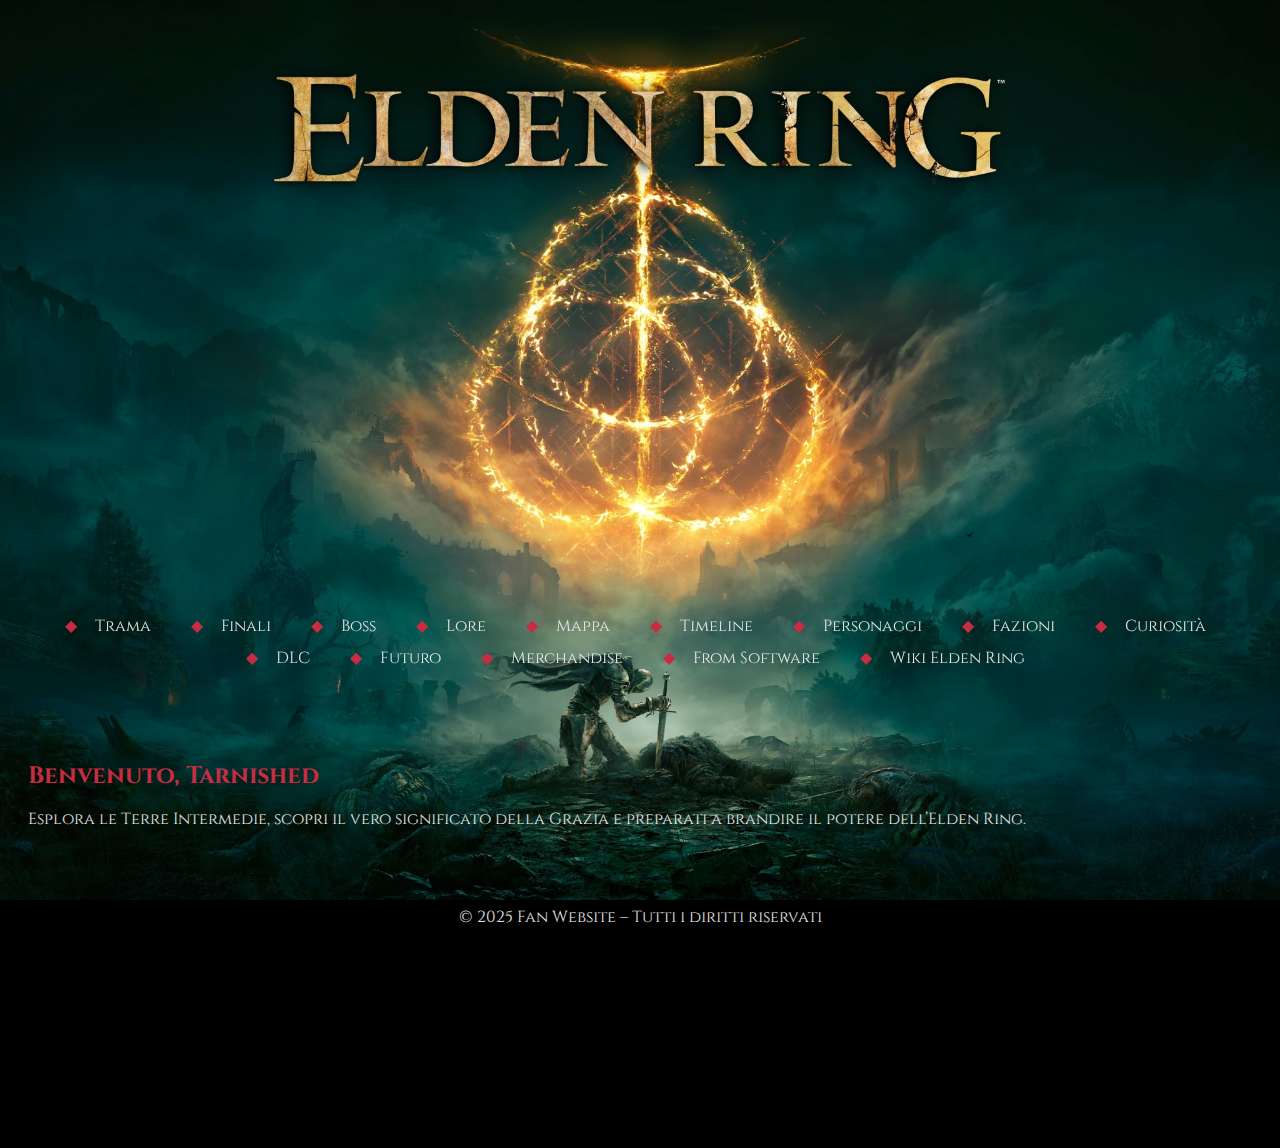
<file: index.html>
<!DOCTYPE html>
<html lang="it">
<head>
  <meta charset="UTF-8">
  <link rel="stylesheet" href="sito web/css/style.css">
  <link href="https://fonts.googleapis.com/css2?family=Cinzel:wght@400;700&display=swap" rel="stylesheet">

</head>



<body class="banner" style="background-image:url('sito web/img/banner.jpg');">
  <header>
    <!-- Nav -->
    <nav>
      <ul>
        <li><a href="sito web/trama.html">Trama</a></li>
        <li><a href="sito web/finali.html">Finali</a></li>
        <li><a href="sito web/boss.html">Boss</a></li>
        <li><a href="sito web/lore.html">Lore</a></li>
        <li><a href="sito web/mappa.html">Mappa</a></li>
        <li><a href="sito web/timeline.html">Timeline</a></li>
        <li><a href="sito web/personaggi.html">Personaggi</a></li>
        <li><a href="sito web/fazioni.html">Fazioni</a></li>
        <li><a href="sito web/curiosita.html">Curiosità</a></li>
      <li><a href="https://eldenring.wiki.fextralife.com/DLC"target="_blank">DLC</a></li>
        <li><a href="sito web/futuro.html">Futuro</a></li>
        <li><a href="https://www.bandainamcoent.eu/elden-ring" target="_blank">Merchandise</a></li>
        <li><a href="https://www.fromsoftware.jp/ww/" target="_blank">From Software</a></li>
        <li><a href="https://eldenring.fandom.com/wiki/Elden_Ring_Wiki" target="_blank">Wiki Elden Ring</a></li>
      </ul>
    </nav>

    <section>
      <h2>Benvenuto, Tarnished</h2>
      <p>Esplora le Terre Intermedie, scopri il vero significato della Grazia e preparati a brandire il potere dell’Elden Ring.</p>
    </section>

    <footer>
      © 2025 Fan Website – Tutti i diritti riservati
    </footer>
  </header>
</body>
</html>
</file>
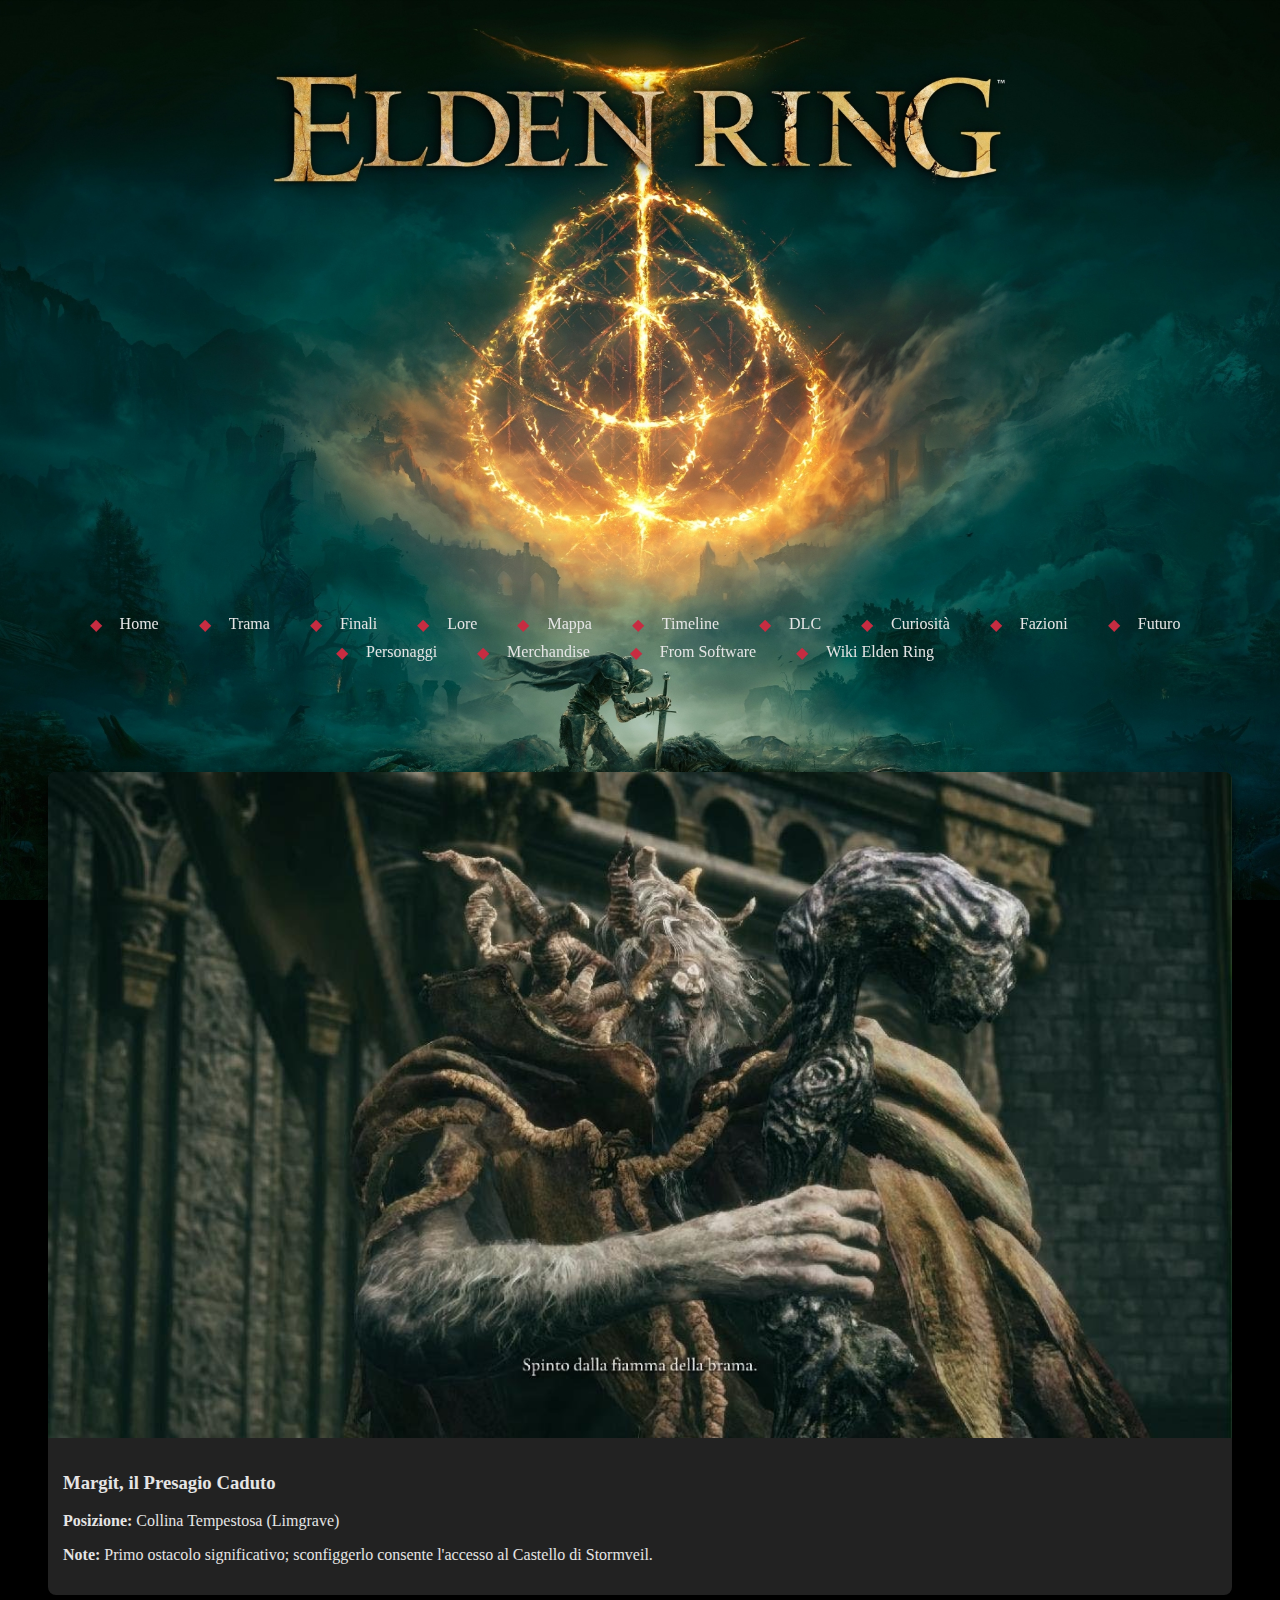
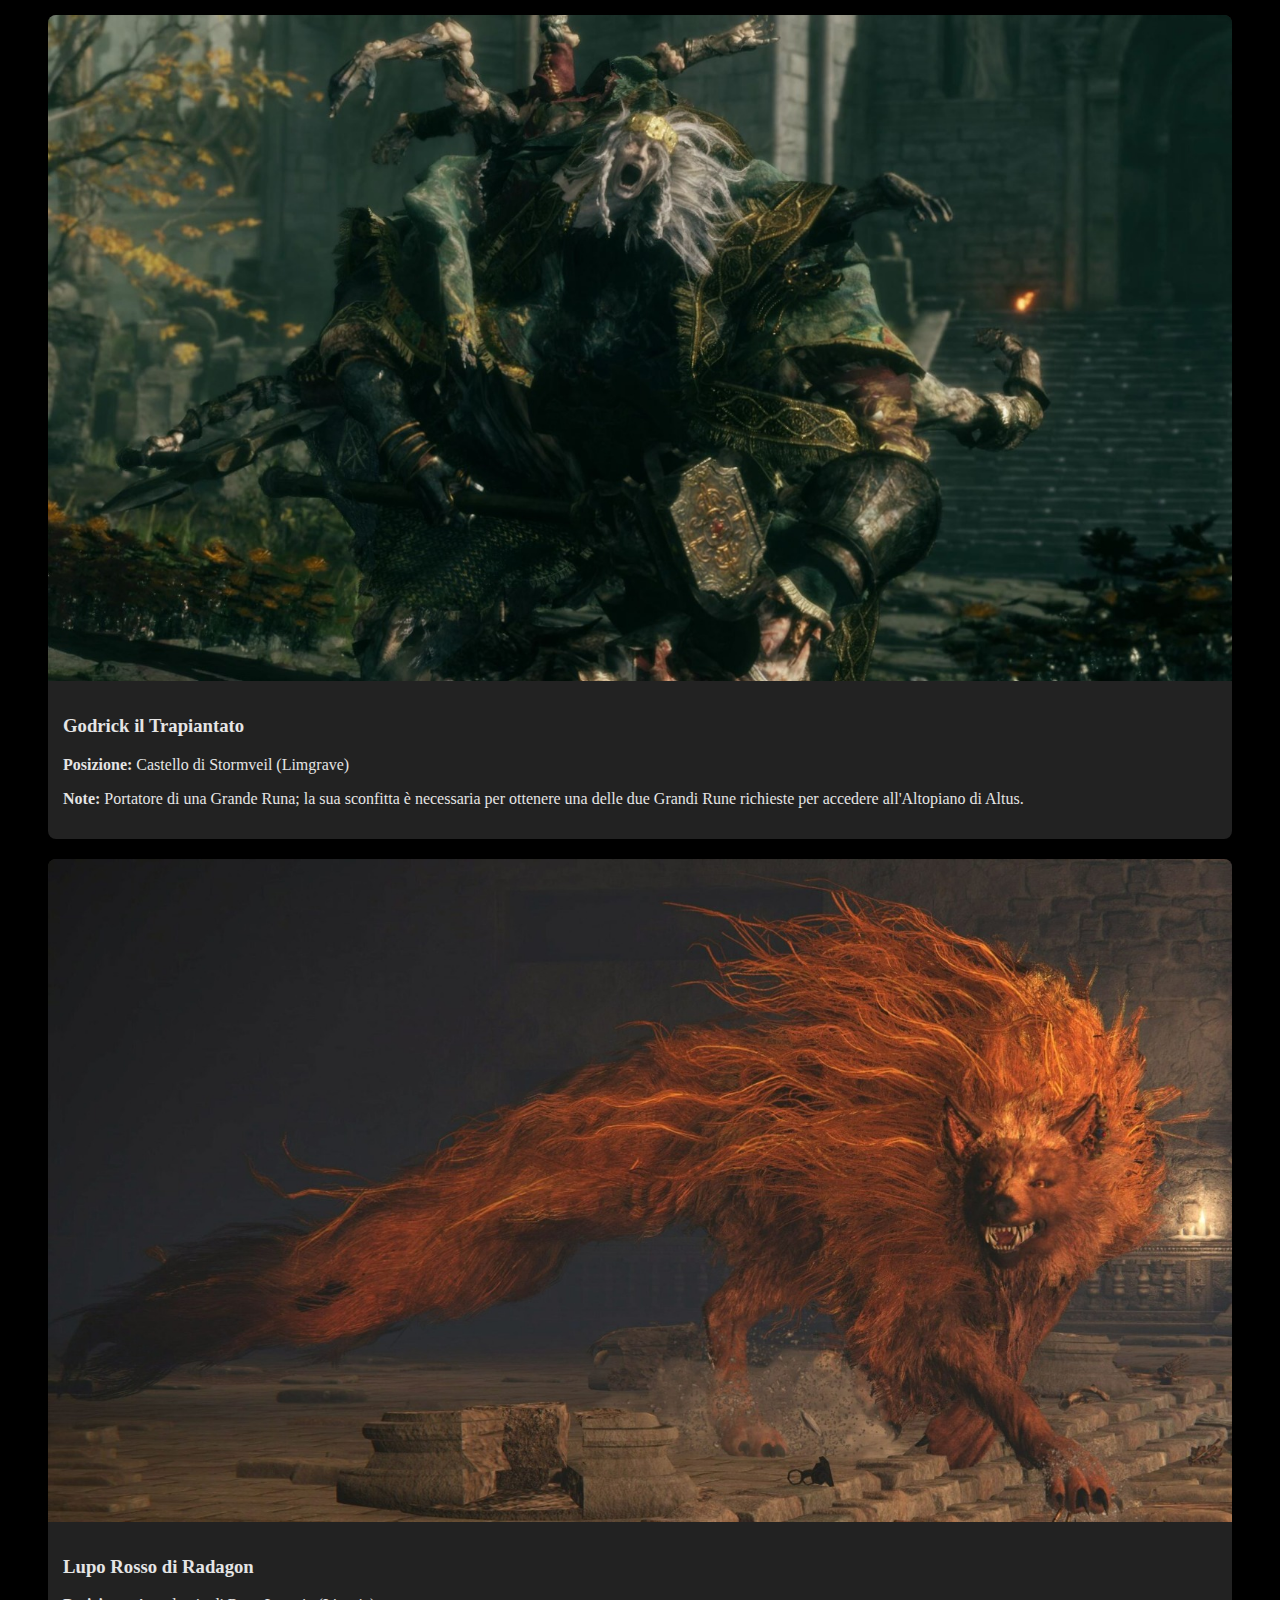
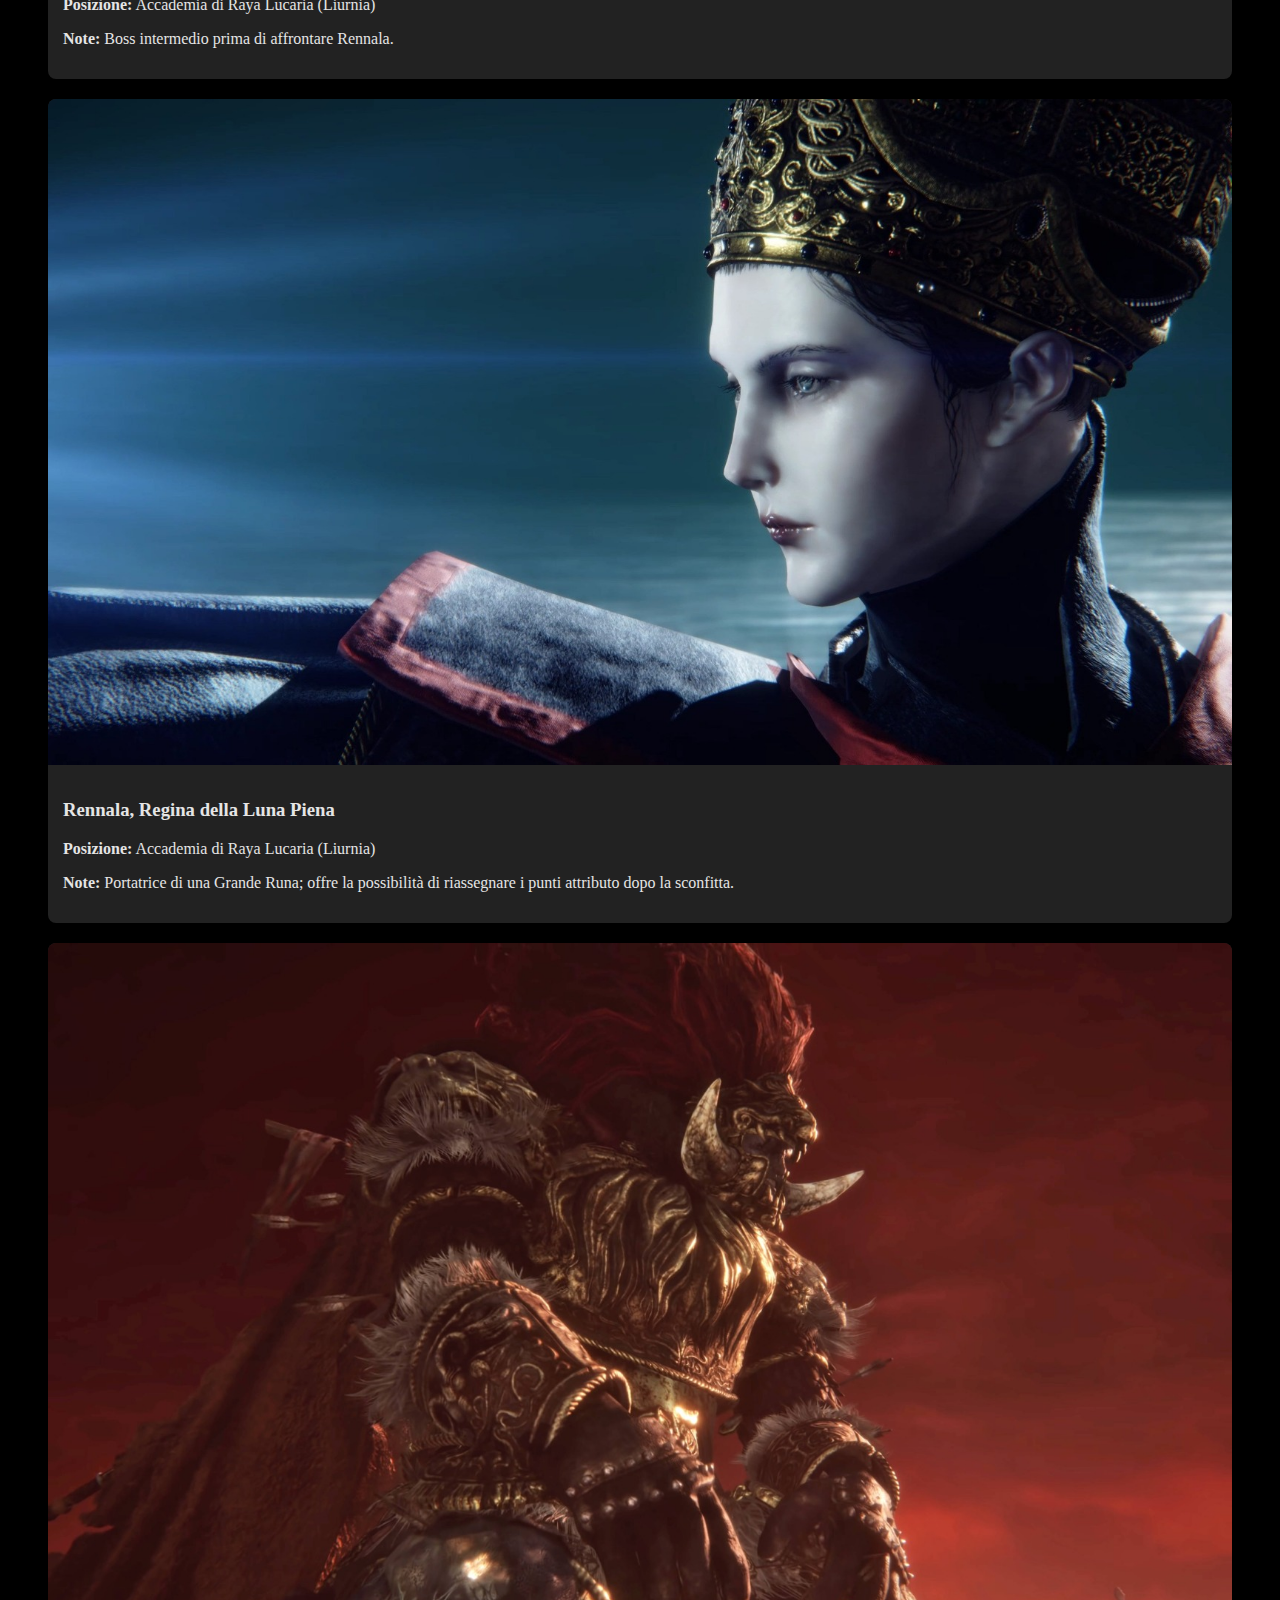
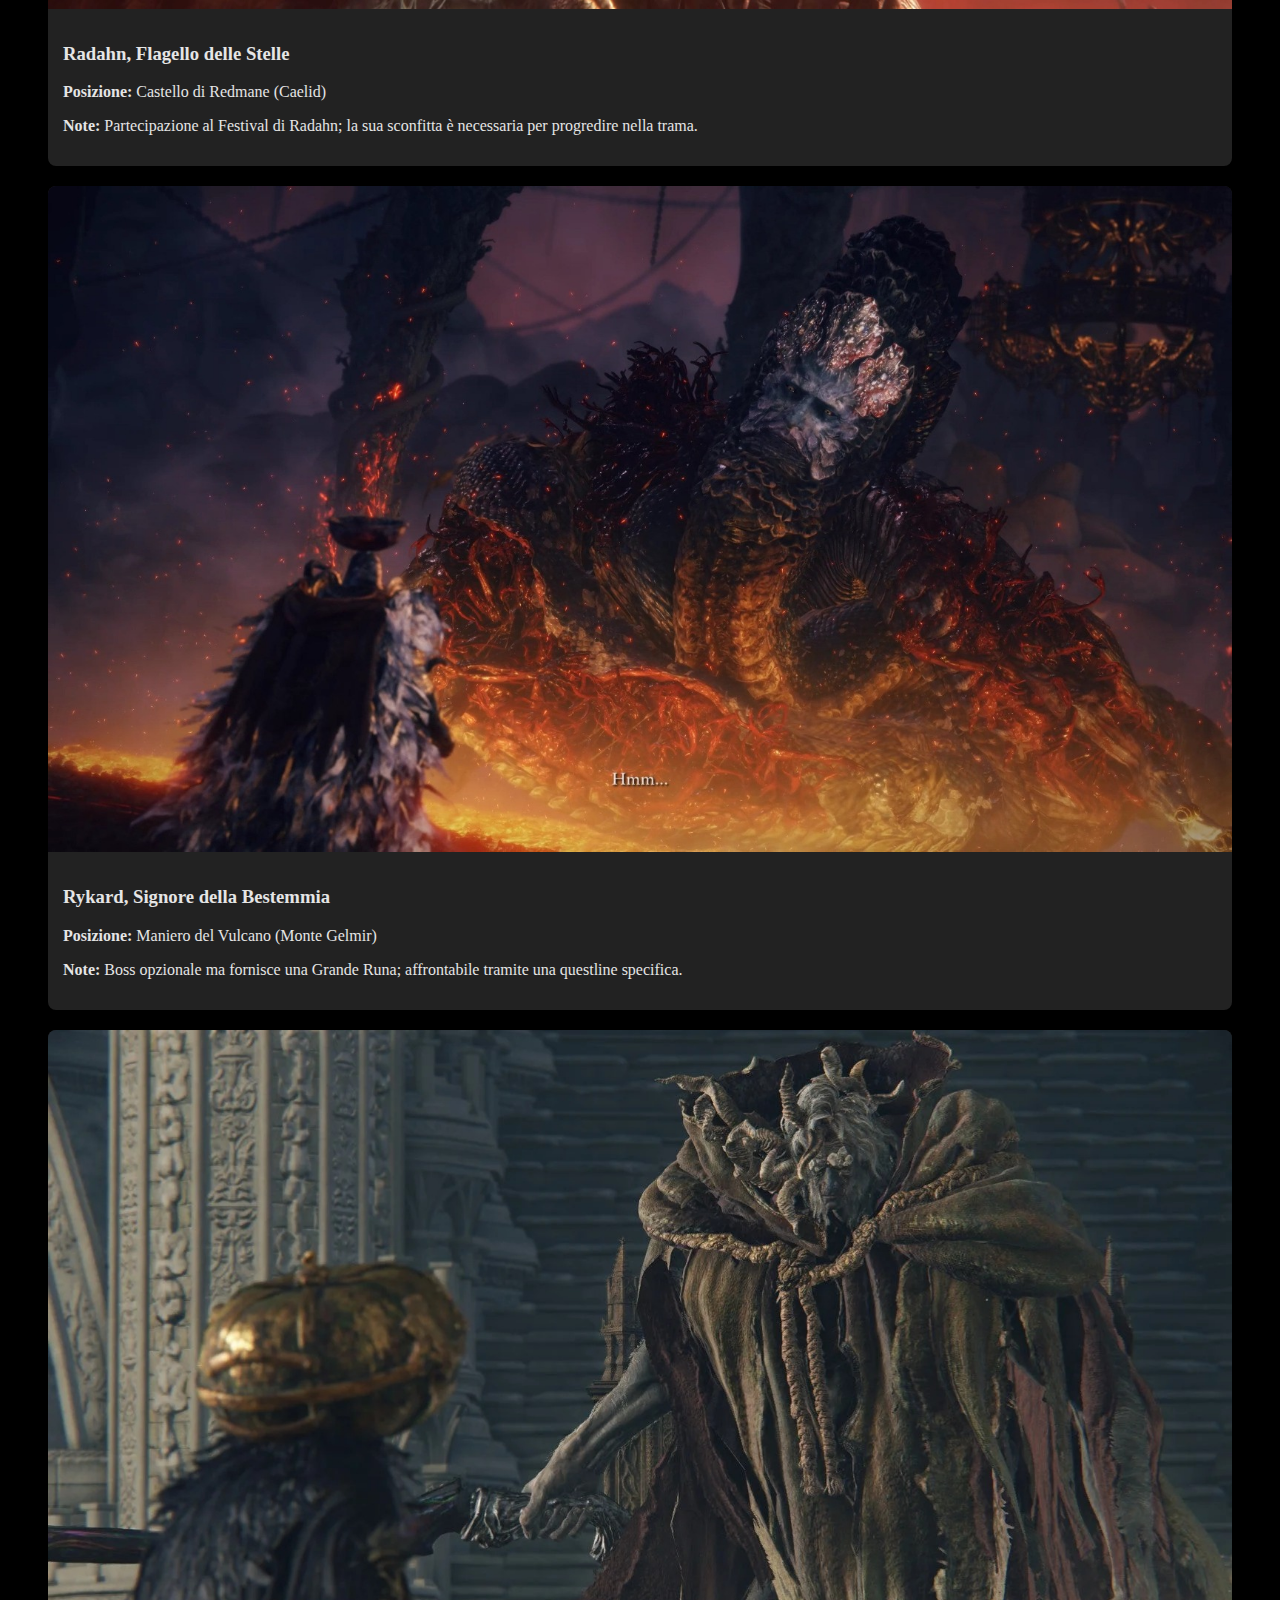
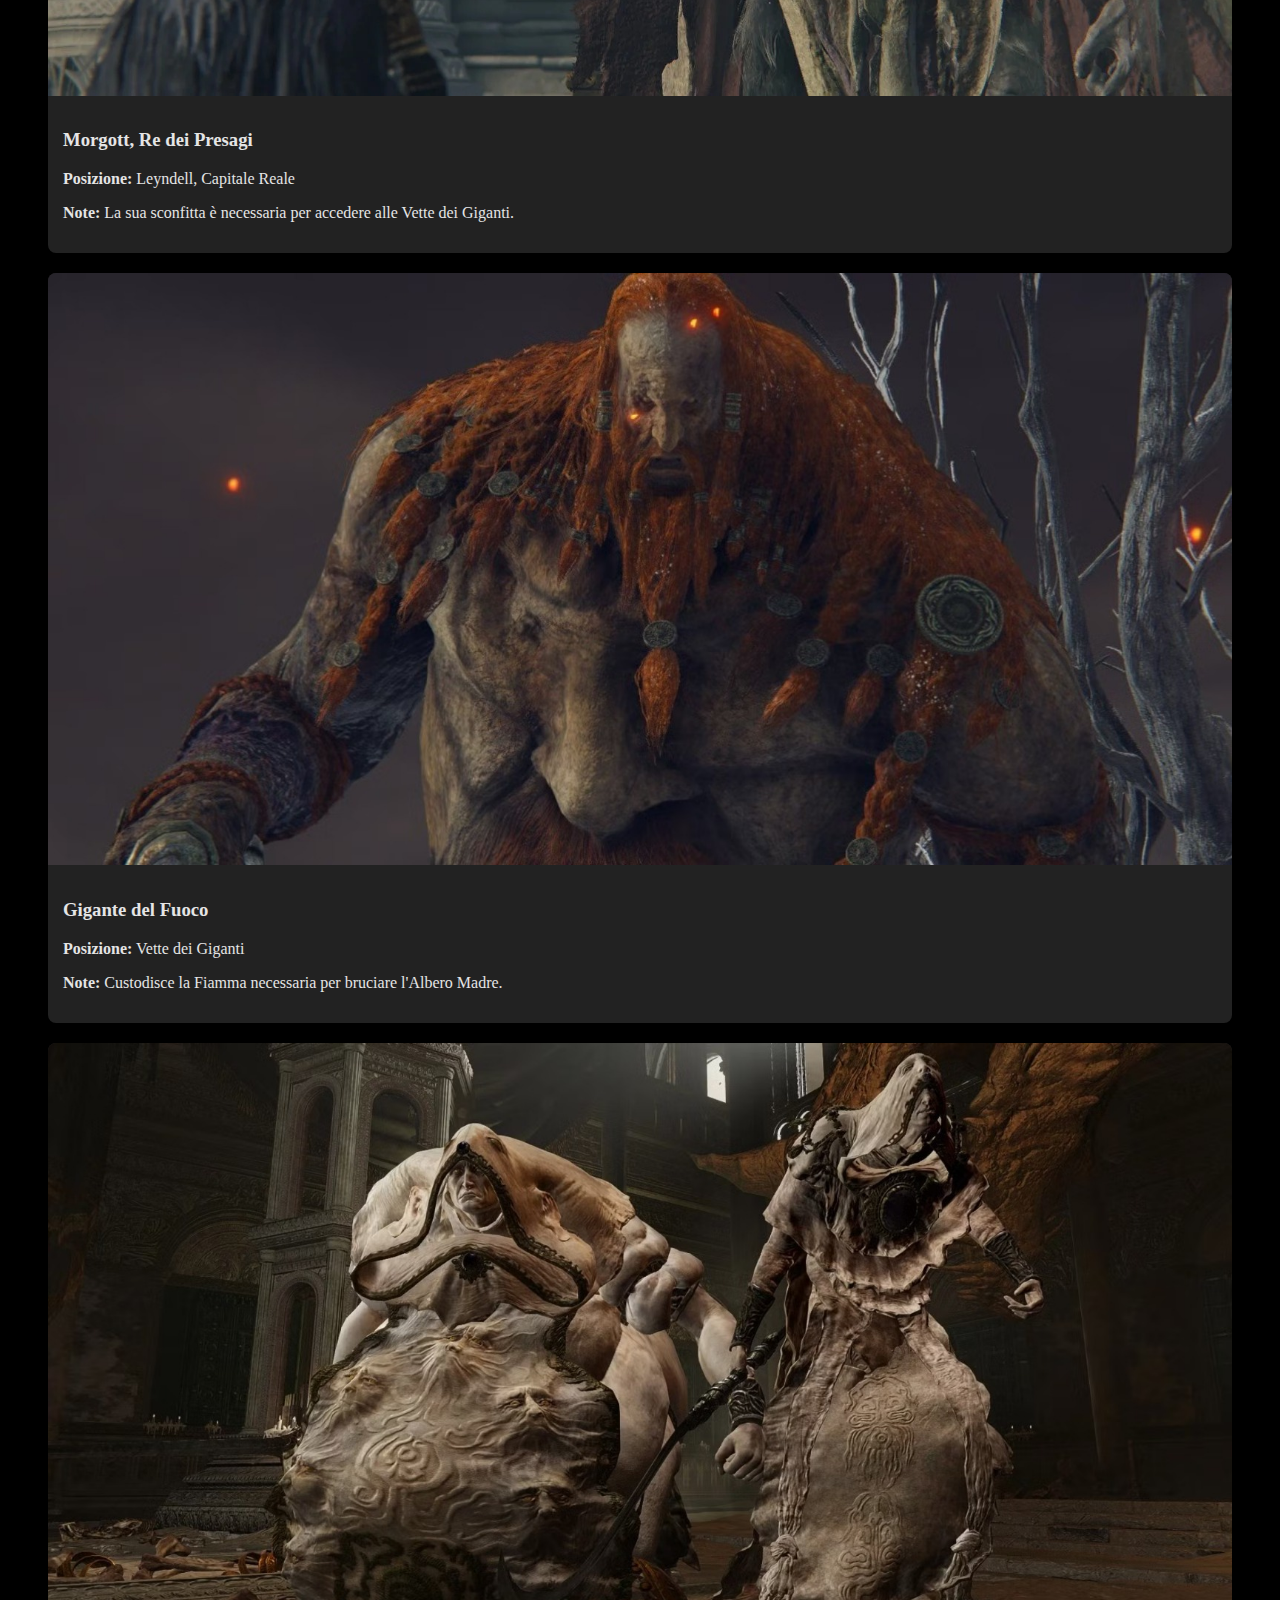
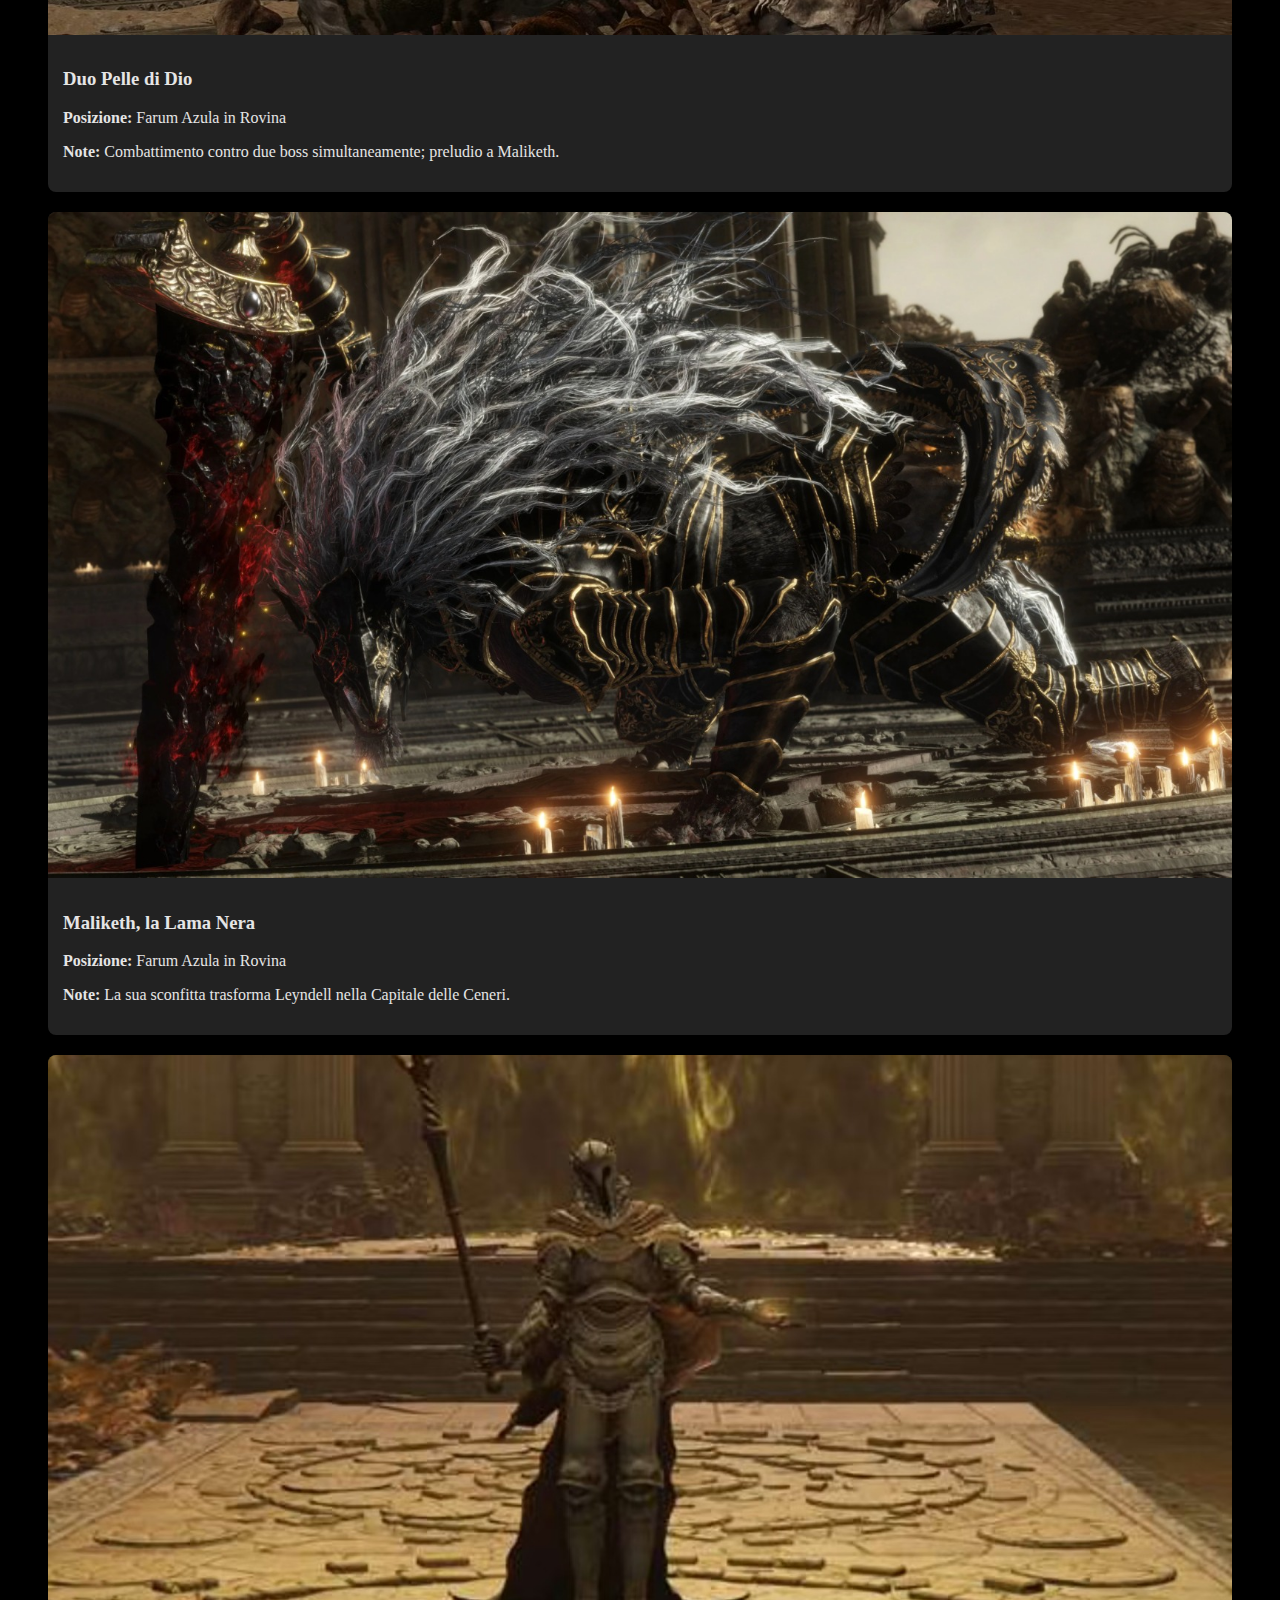
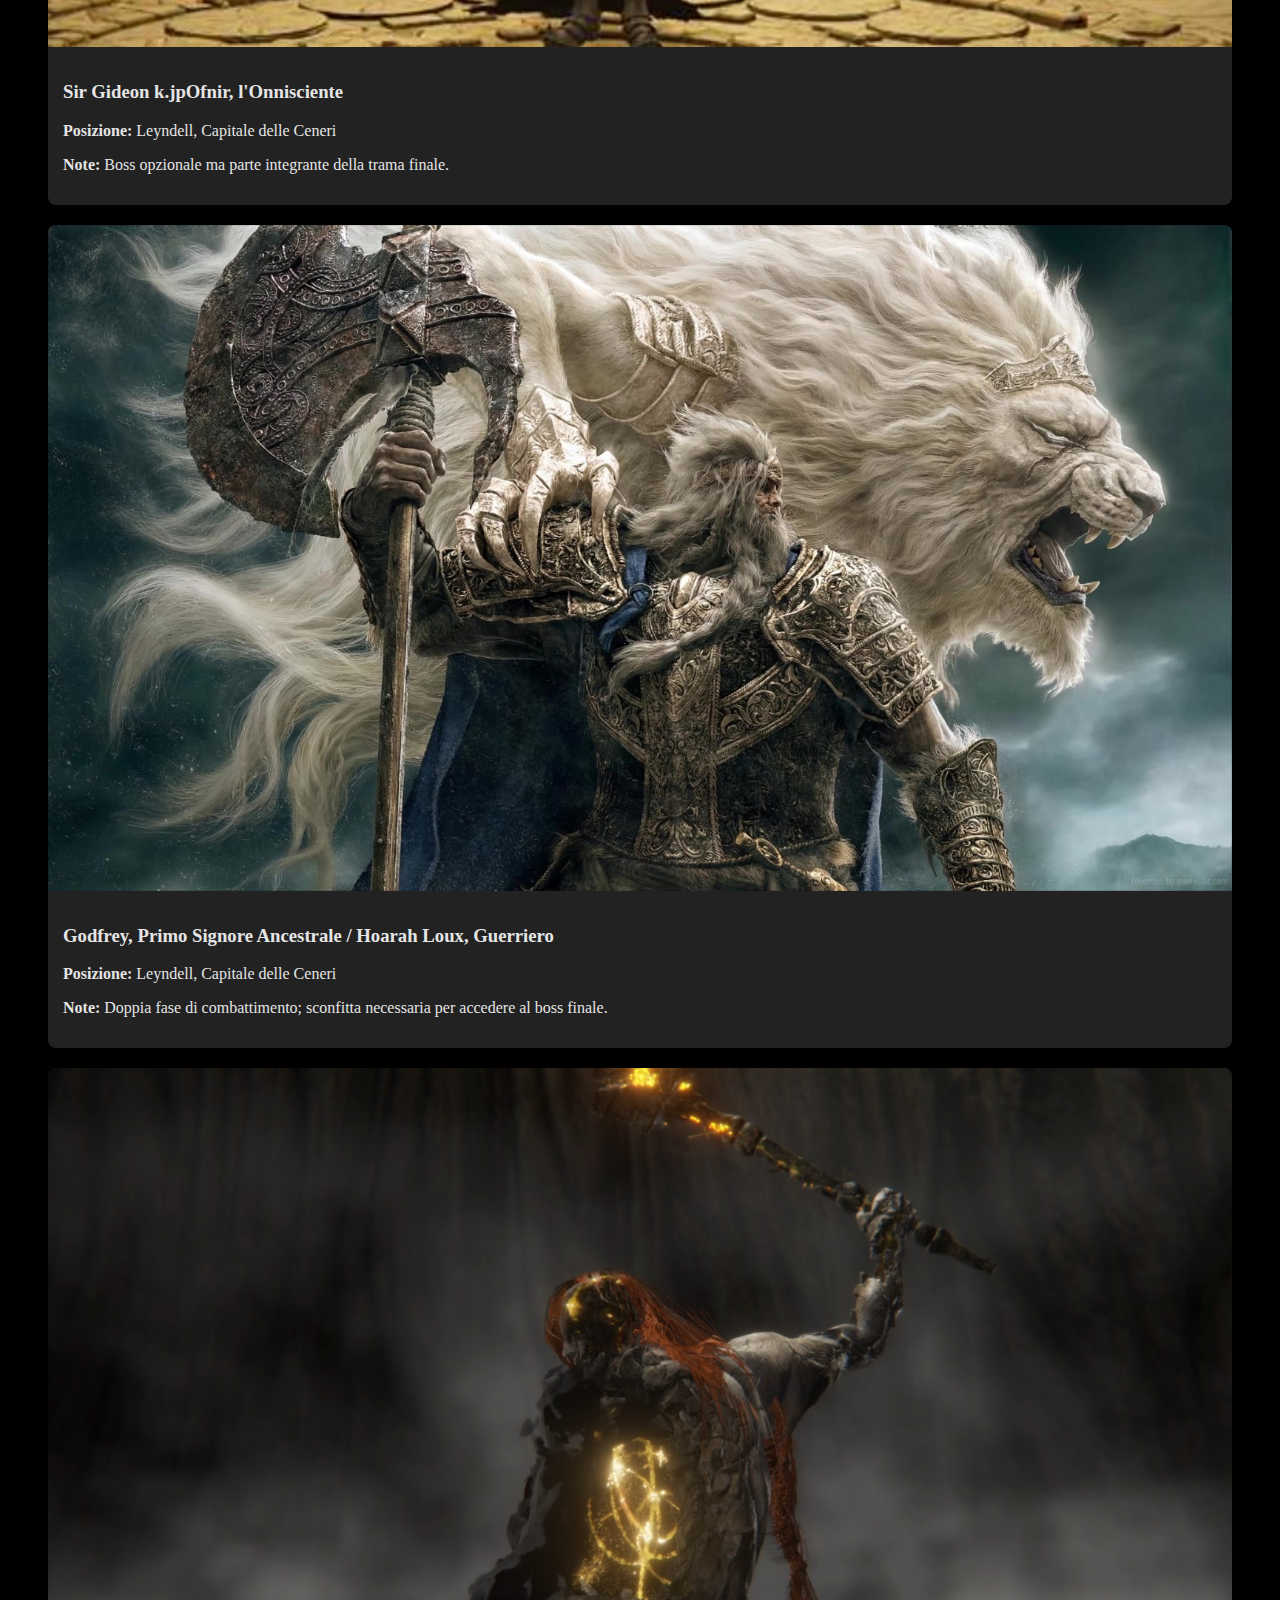
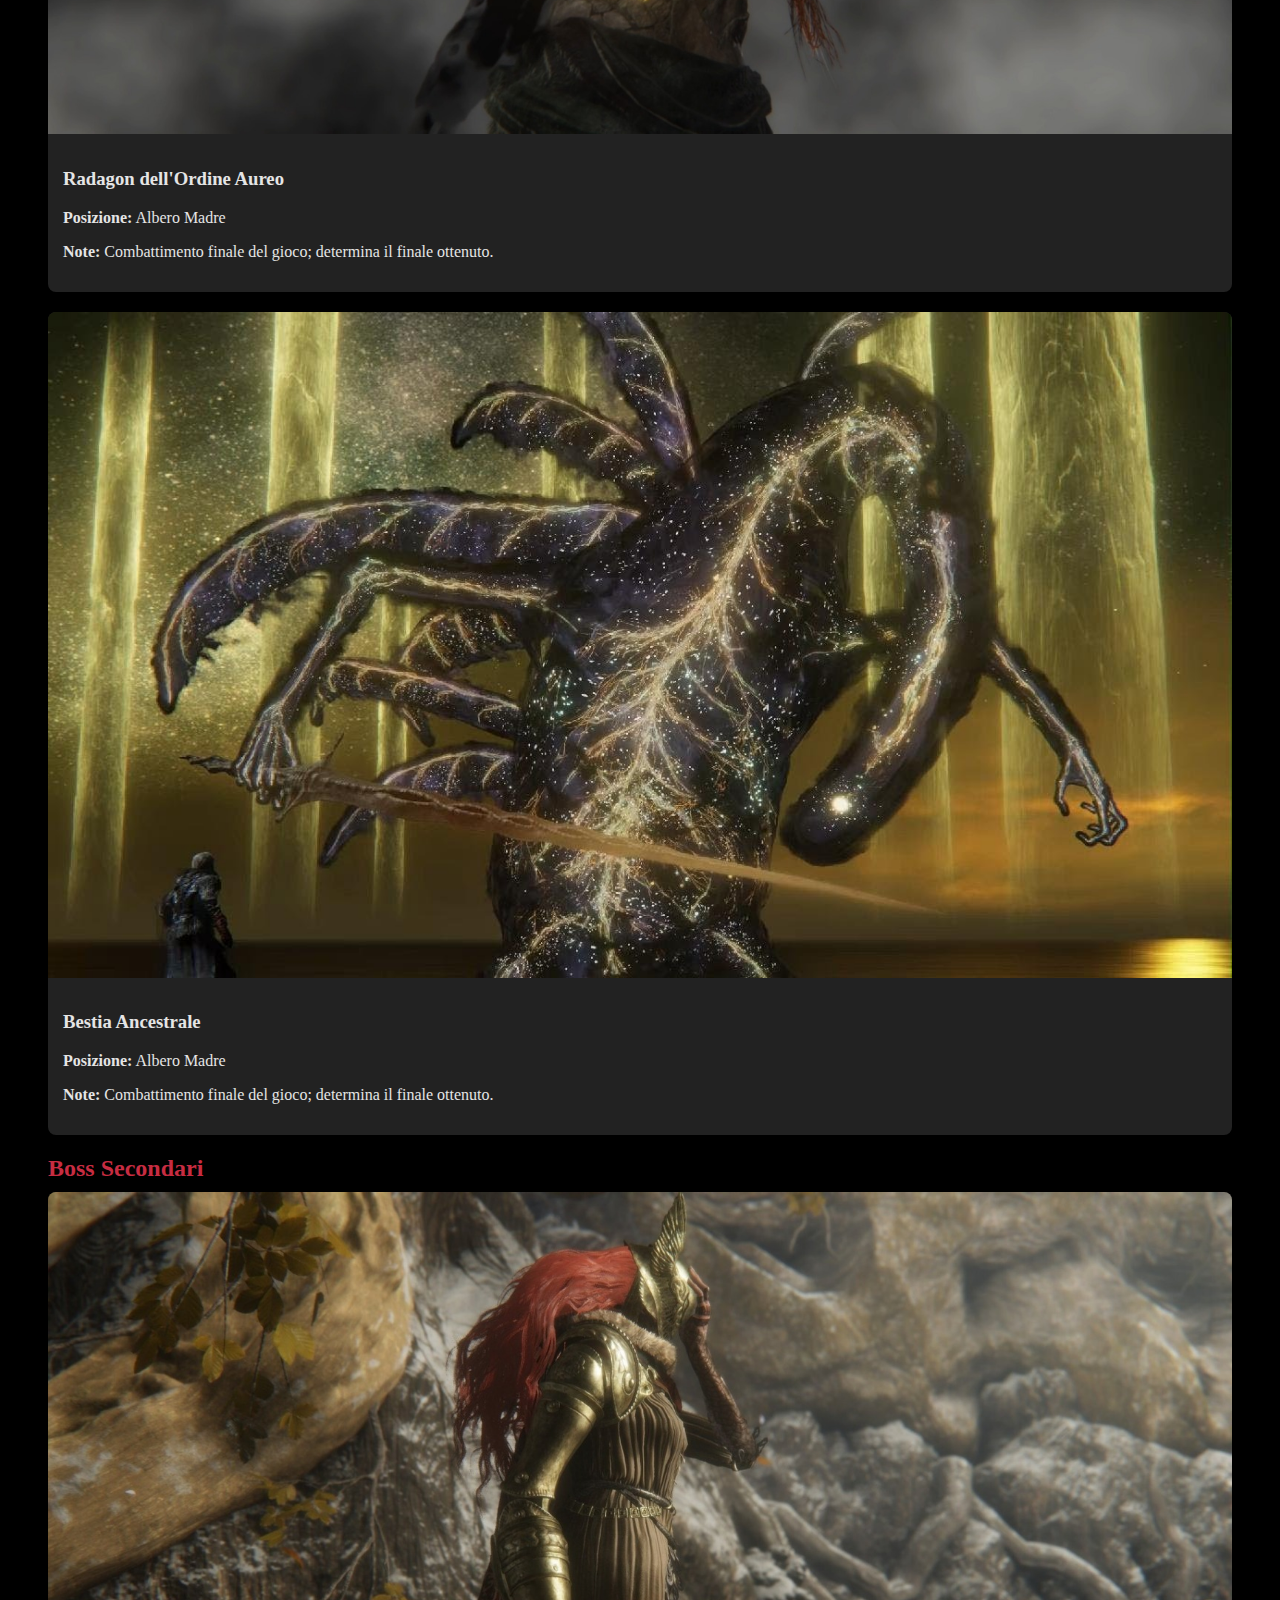
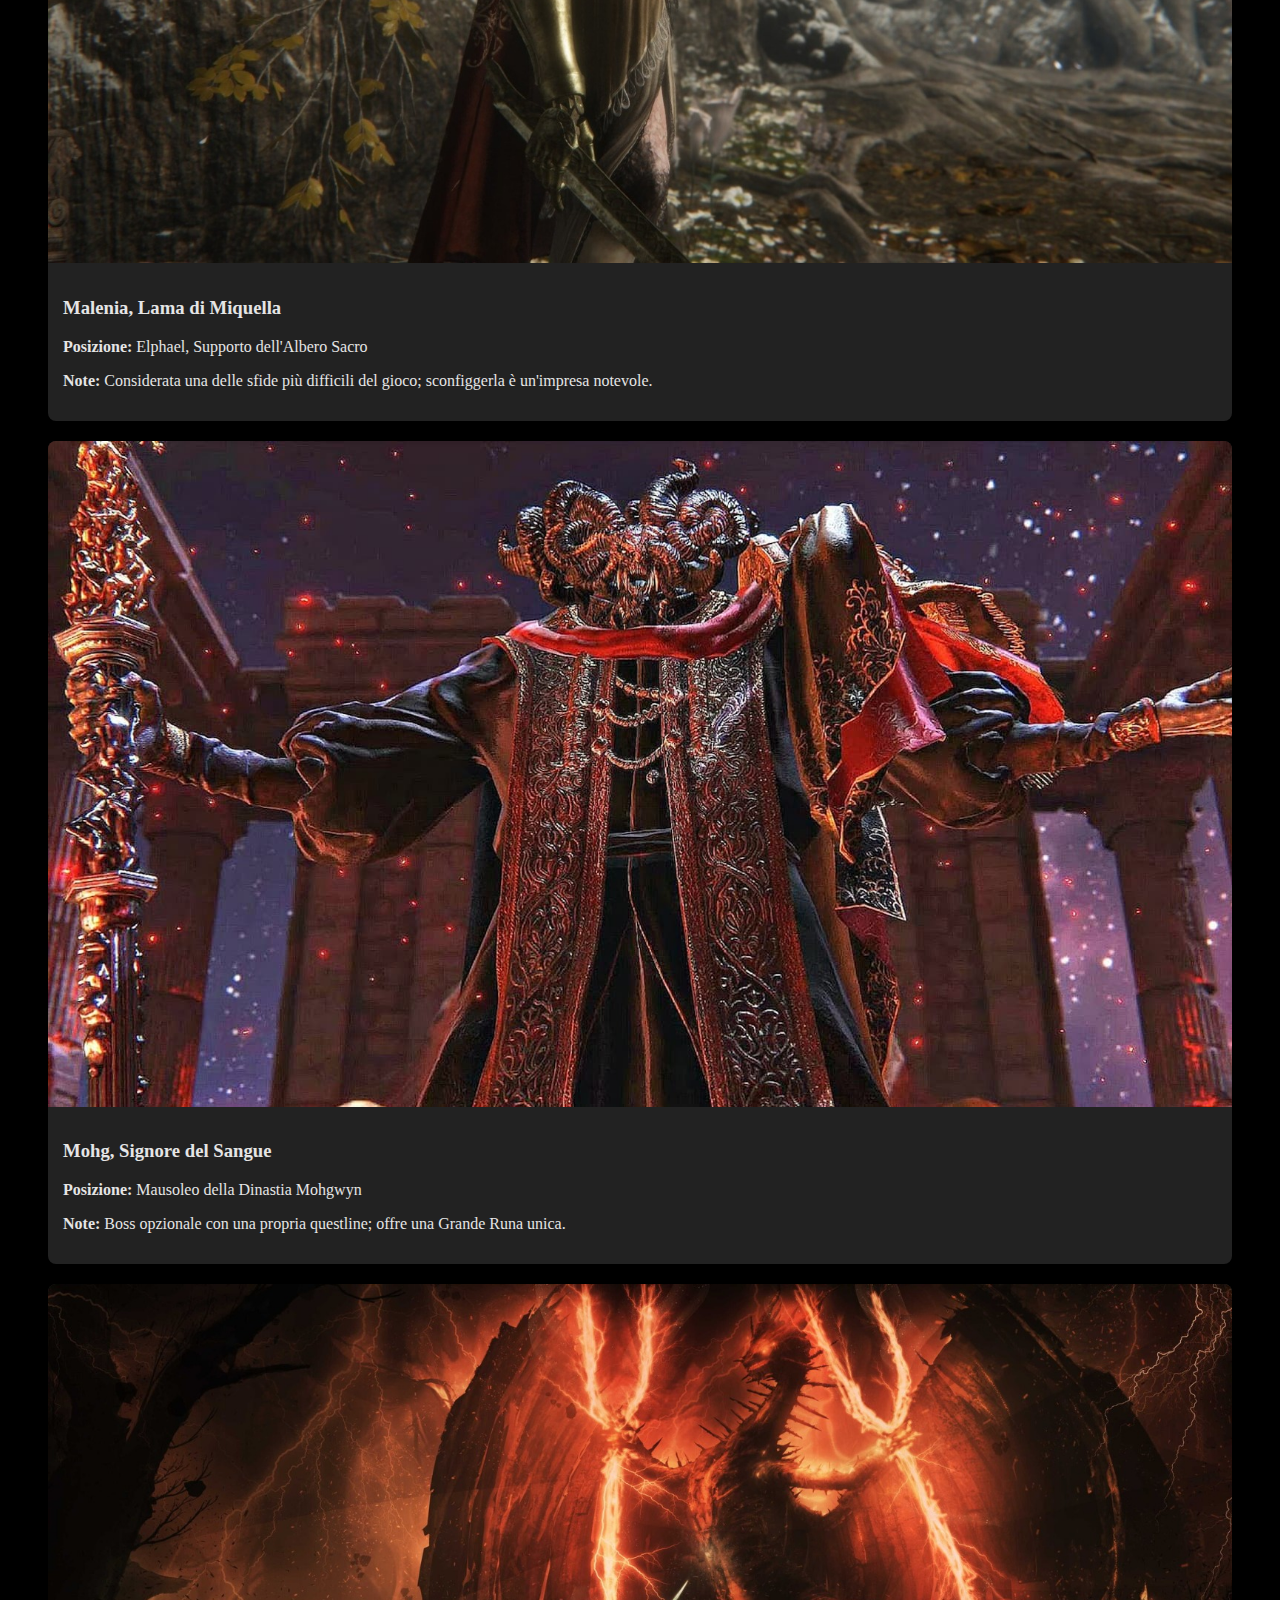
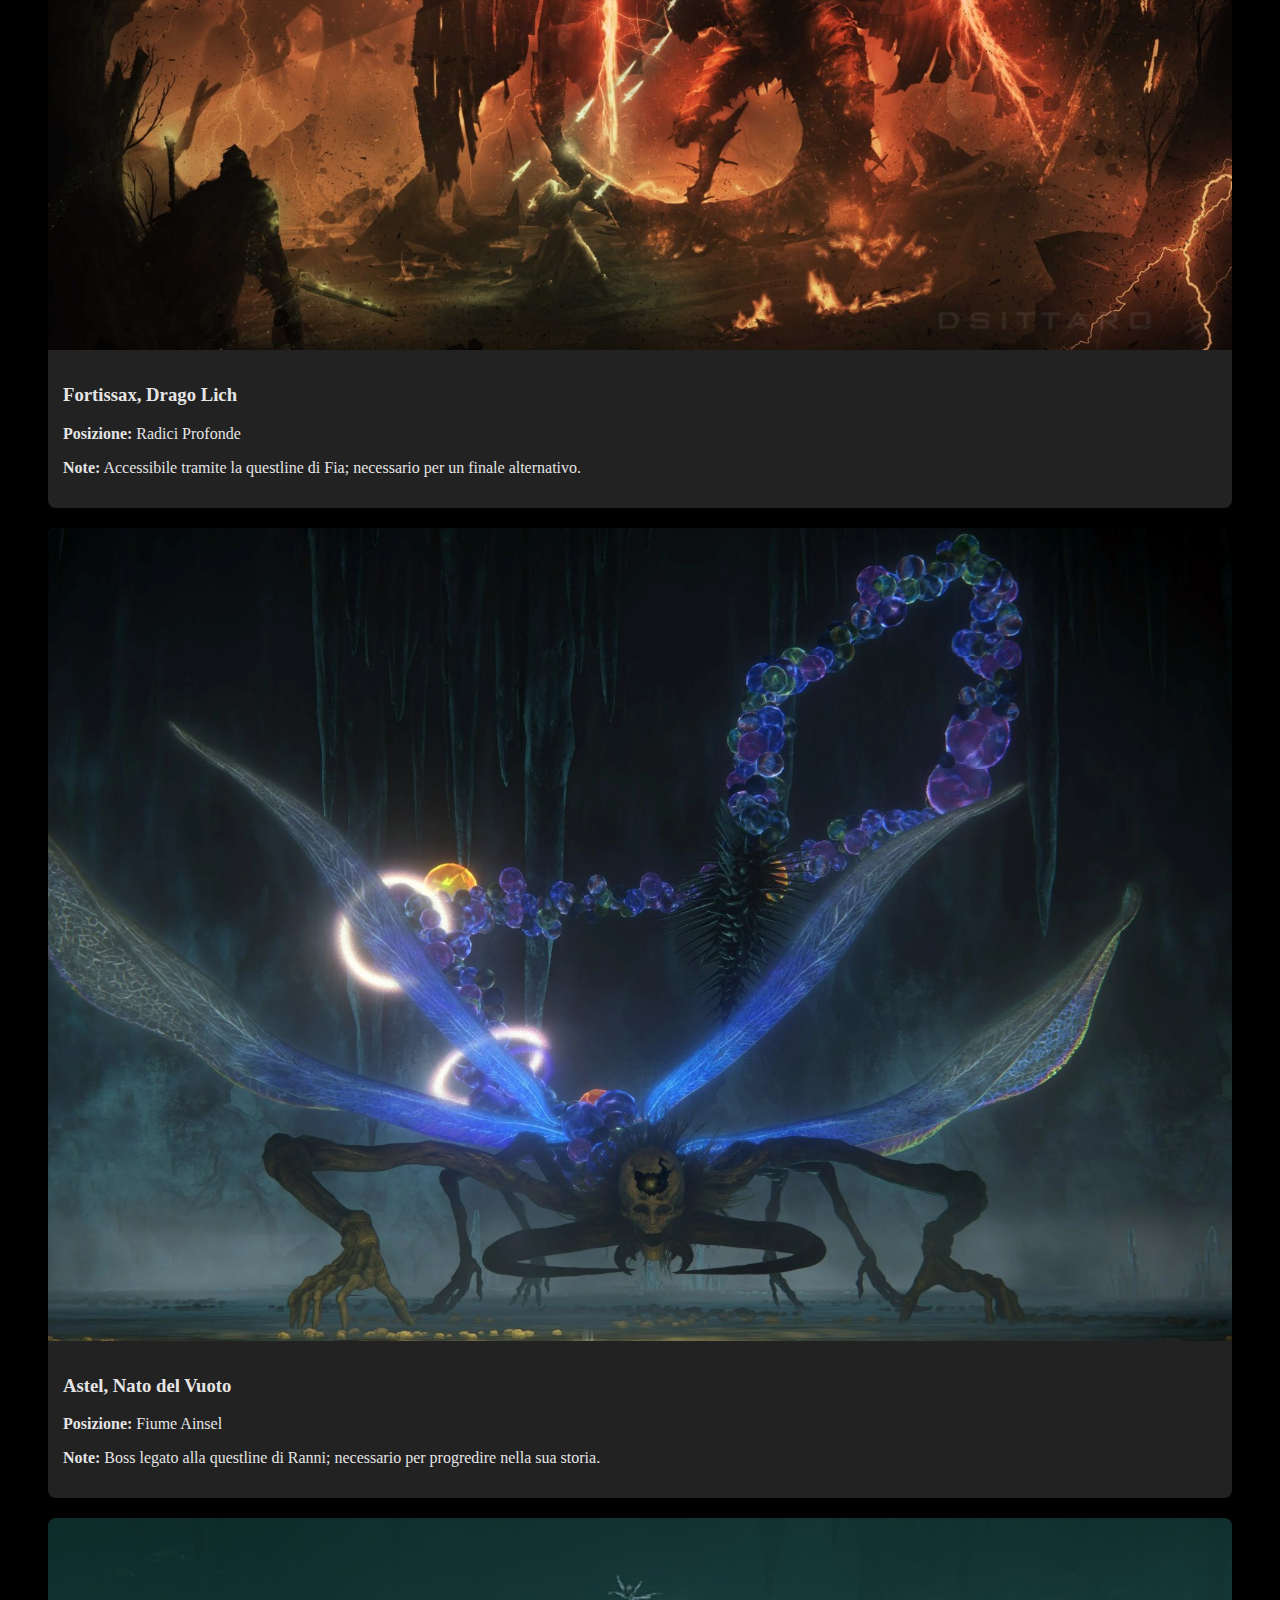
<file: sito web/boss.html>
<!DOCTYPE html>
<html lang="it">
<head>
  <meta charset="UTF-8">
  <title>Elden Ring – Boss</title>
  <link rel="stylesheet" href="css/style.css">
</head>
<body class="banner" style="background-image:url('img/banner.jpg');">
<header>
  <nav>    
    <ul>
      <li><a href="../index.html">Home</a></li>
      <li><a href="trama.html">Trama</a></li>
      <li><a href="finali.html">Finali</a></li>
      <li><a href="lore.html">Lore</a></li>
      <li><a href="mappa.html">Mappa</a></li>
      <li><a href="timeline.html">Timeline</a></li>
      <li><a href="https://eldenring.wiki.fextralife.com/DLC"target="_blank">DLC</a></li>
      <li><a href="curiosita.html">Curiosità</a></li>
      <li><a href="fazioni.html">Fazioni</a></li>
      <li><a href="futuro.html">Futuro</a></li>
      <li><a href="personaggi.html">Personaggi</a></li>
      <li><a href="https://www.bandainamcoent.eu/elden-ring" target="_blank">Merchandise</a></li>
      <li><a href="https://www.fromsoftware.jp/ww/" target="_blank">From Software</a></li>
      <li><a href="https://eldenring.fandom.com/wiki/Elden_Ring_Wiki" target="_blank">Wiki Elden Ring</a></li>
    </ul>
  </nav>

  <section class="personaggi-grid">
    <!DOCTYPE html>
<html lang="it">
<head>
  <meta charset="UTF-8">
  <meta name="viewport" content="width=device-width, initial-scale=1">
  <title>Boss di Elden Ring</title>
  <link rel="stylesheet" href="css/style.css">
</head>
<body>

  <section class="boss-section">
    <div class="cards-container">
      <!-- Margit, il Presagio Caduto -->
      <div class="card">
        <img src="img/margit.jpeg" alt="Margit, il Presagio Caduto" class="card-img">
        <div class="card-content">
          <h3>Margit, il Presagio Caduto</h3>
          <p><strong>Posizione:</strong> Collina Tempestosa (Limgrave)</p>
          <p><strong>Note:</strong> Primo ostacolo significativo; sconfiggerlo consente l'accesso al Castello di Stormveil.</p>
        </div>
      </div>

      <!-- Godrick il Trapiantato -->
      <div class="card">
        <img src="img/godrick.jpeg" alt="Godrick il Trapiantato" class="card-img">
        <div class="card-content">
          <h3>Godrick il Trapiantato</h3>
          <p><strong>Posizione:</strong> Castello di Stormveil (Limgrave)</p>
          <p><strong>Note:</strong> Portatore di una Grande Runa; la sua sconfitta è necessaria per ottenere una delle due Grandi Rune richieste per accedere all'Altopiano di Altus.</p>
        </div>
      </div>

      <!-- Lupo Rosso di Radagon -->
      <div class="card">
        <img src="img/lupo.jpeg" alt="Lupo Rosso di Radagon" class="card-img">
        <div class="card-content">
          <h3>Lupo Rosso di Radagon</h3>
          <p><strong>Posizione:</strong> Accademia di Raya Lucaria (Liurnia)</p>
          <p><strong>Note:</strong> Boss intermedio prima di affrontare Rennala.</p>
        </div>
      </div>

      <!-- Rennala, Regina della Luna Piena -->
      <div class="card">
        <img src="img/rennala.jpeg" alt="Rennala, Regina della Luna Piena" class="card-img">
        <div class="card-content">
          <h3>Rennala, Regina della Luna Piena</h3>
          <p><strong>Posizione:</strong> Accademia di Raya Lucaria (Liurnia)</p>
          <p><strong>Note:</strong> Portatrice di una Grande Runa; offre la possibilità di riassegnare i punti attributo dopo la sconfitta.</p>
        </div>
      </div>

      <!-- Radahn, Flagello delle Stelle -->
      <div class="card">
        <img src="img/Radahn.jpeg" alt="Radahn, Flagello delle Stelle" class="card-img">
        <div class="card-content">
          <h3>Radahn, Flagello delle Stelle</h3>
          <p><strong>Posizione:</strong> Castello di Redmane (Caelid)</p>
          <p><strong>Note:</strong> Partecipazione al Festival di Radahn; la sua sconfitta è necessaria per progredire nella trama.</p>
        </div>
      </div>

      <!-- Rykard, Signore della Bestemmia -->
      <div class="card">
        <img src="img/Rykard.jpeg" alt="Rykard, Signore della Bestemmia" class="card-img">
        <div class="card-content">
          <h3>Rykard, Signore della Bestemmia</h3>
          <p><strong>Posizione:</strong> Maniero del Vulcano (Monte Gelmir)</p>
          <p><strong>Note:</strong> Boss opzionale ma fornisce una Grande Runa; affrontabile tramite una questline specifica.</p>
        </div>
      </div>

      <!-- Morgott, Re dei Presagi -->
      <div class="card">
        <img src="img/Morgott.jpeg" alt="Morgott, Re dei Presagi" class="card-img">
        <div class="card-content">
          <h3>Morgott, Re dei Presagi</h3>
          <p><strong>Posizione:</strong> Leyndell, Capitale Reale</p>
          <p><strong>Note:</strong> La sua sconfitta è necessaria per accedere alle Vette dei Giganti.</p>
        </div>
      </div>

      <!-- Gigante del Fuoco -->
      <div class="card">
        <img src="img/Gigante.jpeg" alt="Gigante del Fuoco" class="card-img">
        <div class="card-content">
          <h3>Gigante del Fuoco</h3>
          <p><strong>Posizione:</strong> Vette dei Giganti</p>
          <p><strong>Note:</strong> Custodisce la Fiamma necessaria per bruciare l'Albero Madre.</p>
        </div>
      </div>

      <!-- Duo Pelle di Dio -->
      <div class="card">
        <img src="img/duo.jpeg" alt="Duo Pelle di Dio" class="card-img">
        <div class="card-content">
          <h3>Duo Pelle di Dio</h3>
          <p><strong>Posizione:</strong> Farum Azula in Rovina</p>
          <p><strong>Note:</strong> Combattimento contro due boss simultaneamente; preludio a Maliketh.</p>
        </div>
      </div>

      <!-- Maliketh, la Lama Nera -->
      <div class="card">
        <img src="img/Maliketh.jpeg" alt="Maliketh, la Lama Nera" class="card-img">
        <div class="card-content">
          <h3>Maliketh, la Lama Nera</h3>
          <p><strong>Posizione:</strong> Farum Azula in Rovina</p>
          <p><strong>Note:</strong> La sua sconfitta trasforma Leyndell nella Capitale delle Ceneri.</p>
        </div>
      </div>

      <!-- Sir Gideon Ofnir, l'Onnisciente -->
      <div class="card">
        <img src="img/Sir.jpeg" alt="Sir Gideon Ofnir, l'Onnisciente" class="card-img">
        <div class="card-content">
          <h3>Sir Gideon k.jpOfnir, l'Onnisciente</h3>
          <p><strong>Posizione:</strong> Leyndell, Capitale delle Ceneri</p>
          <p><strong>Note:</strong> Boss opzionale ma parte integrante della trama finale.</p>
        </div>
      </div>

      <!-- Godfrey, Primo Signore Ancestrale / Hoarah Loux, Guerriero -->
      <div class="card">
        <img src="img/Godfrey.jpeg" alt="Godfrey, Primo Signore Ancestrale / Hoarah Loux, Guerriero" class="card-img">
        <div class="card-content">
          <h3>Godfrey, Primo Signore Ancestrale / Hoarah Loux, Guerriero</h3>
          <p><strong>Posizione:</strong> Leyndell, Capitale delle Ceneri</p>
          <p><strong>Note:</strong> Doppia fase di combattimento; sconfitta necessaria per accedere al boss finale.</p>
        </div>
      </div>

      <!-- Radagon dell'Ordine Aureo / Bestia Ancestrale -->
      <div class="card">
        <img src="img/Radagon.jpeg" alt="Radagon dell'Ordine Aureo / Bestia Ancestrale" class="card-img">
        <div class="card-content">
          <h3>Radagon dell'Ordine Aureo</h3>
          <p><strong>Posizione:</strong> Albero Madre</p>
          <p><strong>Note:</strong> Combattimento finale del gioco; determina il finale ottenuto.</p>
        </div>
      </div>
    </div>
       <!-- Radagon dell'Ordine Aureo / Bestia Ancestrale -->
      <div class="card">
        <img src="img/Bestia.jpeg" alt="Radagon dell'Ordine Aureo / Bestia Ancestrale" class="card-img">
        <div class="card-content">
          <h3>Bestia Ancestrale</h3>
          <p><strong>Posizione:</strong> Albero Madre</p>
          <p><strong>Note:</strong> Combattimento finale del gioco; determina il finale ottenuto.</p>
        </div>
      </div>
    </div>

    <h2>Boss Secondari</h2>
    <div class="cards-container">
      <!-- Malenia, Lama di Miquella -->
      <div class="card">
        <img src="img/Malenia.jpeg" alt="Malenia, Lama di Miquella" class="card-img">
        <div class="card-content">
          <h3>Malenia, Lama di Miquella</h3>
          <p><strong>Posizione:</strong> Elphael, Supporto dell'Albero Sacro</p>
          <p><strong>Note:</strong> Considerata una delle sfide più difficili del gioco; sconfiggerla è un'impresa notevole.</p>
        </div>
      </div>

 
      <!-- Mohg, Signore del Sangue -->
      <div class="card">
        <img src="img/mohg.jpeg" alt="Mohg, Signore del Sangue" class="card-img">
        <div class="card-content">
          <h3>Mohg, Signore del Sangue</h3>
          <p><strong>Posizione:</strong> Mausoleo della Dinastia Mohgwyn</p>
          <p><strong>Note:</strong> Boss opzionale con una propria questline; offre una Grande Runa unica.</p>
        </div>
      </div>

     <!-- Fortissax, Drago Lich -->
      <div class="card">
        <img src="img/fortissax.jpeg" alt="Fortissax, Drago Lich" class="card-img">
        <div class="card-content">
          <h3>Fortissax, Drago Lich</h3>
          <p><strong>Posizione:</strong> Radici Profonde</p>
          <p><strong>Note:</strong> Accessibile tramite la questline di Fia; necessario per un finale alternativo.</p>
        </div>
      </div>

      <!-- Astel, Nato del Vuoto -->
      <div class="card">
        <img src="img/Astel.jpeg" alt="Astel, Nato del Vuoto" class="card-img">
        <div class="card-content">
          <h3>Astel, Nato del Vuoto</h3>
          <p><strong>Posizione:</strong> Fiume Ainsel</p>
          <p><strong>Note:</strong> Boss legato alla questline di Ranni; necessario per progredire nella sua storia.</p>
        </div>
      </div>

      <!-- Spirito Ancestrale Regale -->
      <div class="card">
        <img src="img/Spirito.jpeg" alt="Spirito Ancestrale Regale" class="card-img">
        <div class="card-content">
          <h3>Spirito Ancestrale Regale</h3>
          <p><strong>Posizione:</strong> Fiume Siofra</p>
          <p><strong>Note:</strong> Boss con atmosfera unica; offre ricompense spirituali.</p>
        </div>
      </div>

      <!-- Loretta, Cavaliere dell'Albero Sacro -->
      <div class="card">
        <img src="img/Loretta.jpeg" alt="Loretta, Cavaliere dell'Albero Sacro" class="card-img">
        <div class="card-content">
          <h3>Loretta, Cavaliere dell'Albero Sacro</h3>
          <p><strong>Posizione:</strong> Elphael, Supporto dell'Albero Sacro</p>
          <p><strong>Note:</strong> Versione avanzata di Loretta; ostacolo per raggiungere Malenia.</p>
        </div>
      </div>

      <!-- Mimic Tear -->
      <div class="card">
        <img src="img/Mimic.jpeg" alt="Mimic Tear" class="card-img">
        <div class="card-content">
          <h3>Mimic Tear</h3>
          <p><strong>Posizione:</strong> Fiume Nokron</p>
          <p><strong>Note:</strong> Replica il tuo personaggio; boss molto particolare.</p>
        </div>
      </div>

      <!-- Duo di Gargoyle Valorosi -->
      <div class="card">
        <img src="img/Gargoyle.jpeg" alt="Duo di Gargoyle Valorosi" class="card-img">
        <div class="card-content">
          <h3>Duo di Gargoyle Valorosi</h3>
          <p><strong>Posizione:</strong> Fiume Siofra</p>
          <p><strong>Note:</strong> Boss opzionali da affrontare in coppia per accedere a nuove aree.</p>
        </div>
      </div>

    </div>
  </section>
</header>
  </section>
</body>
</html>
</file>
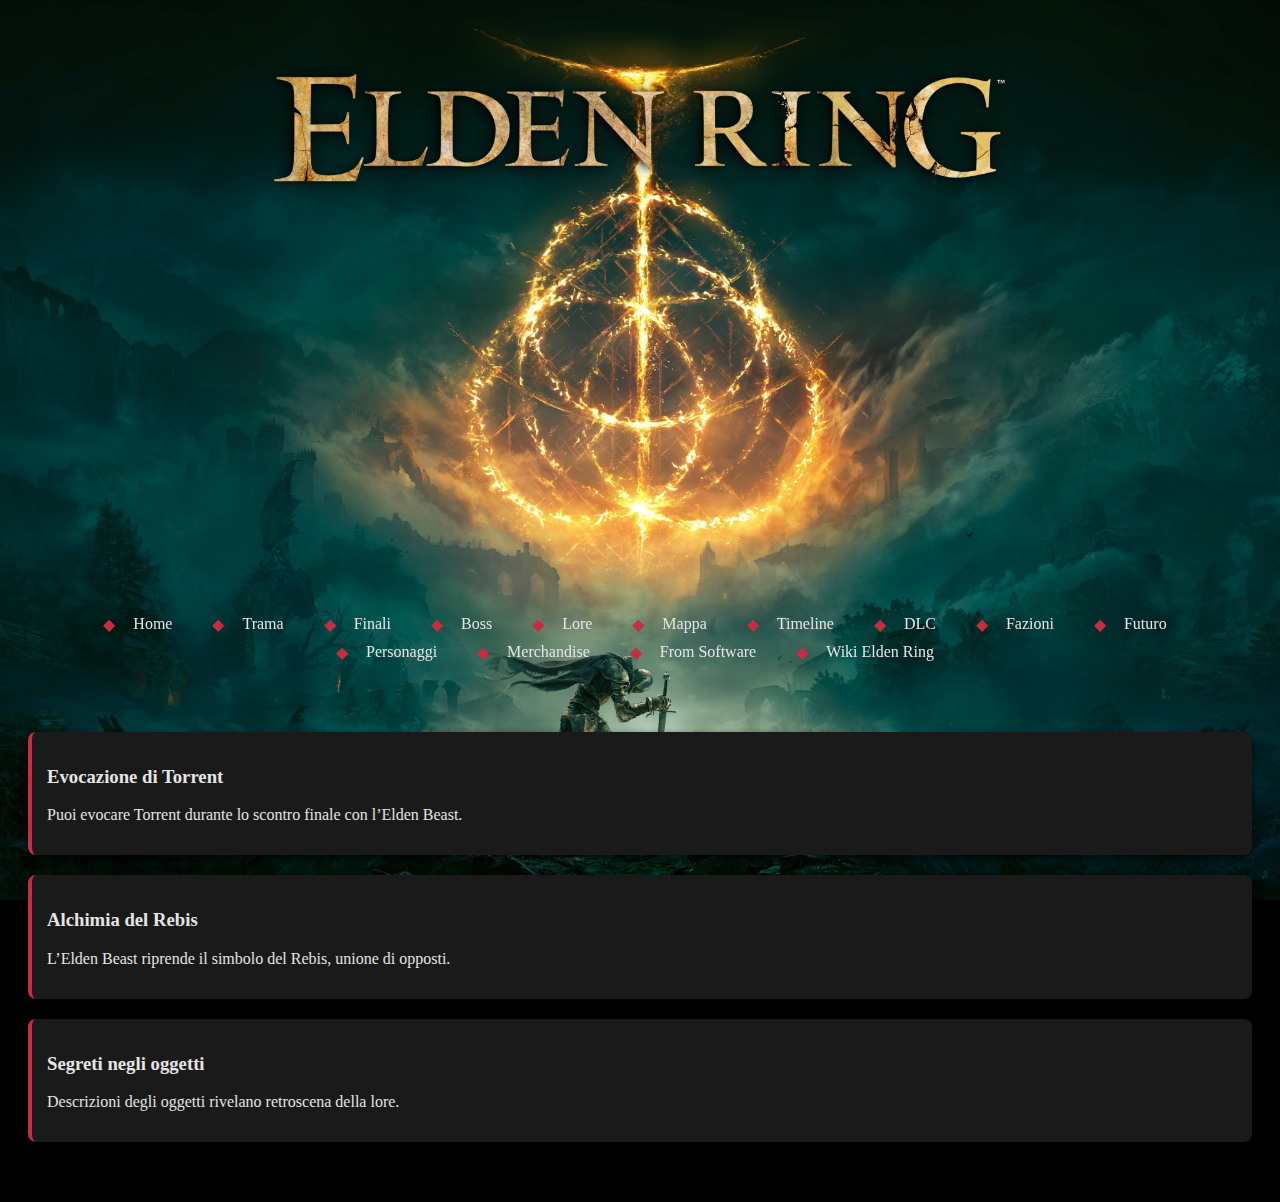
<file: sito web/curiosita.html>
<!DOCTYPE html>
<html lang="it">
<head>
  <meta charset="UTF-8">
  <title>Elden Ring – Curiosità</title>
  <link rel="stylesheet" href="css/style.css">
</head>
<body class="banner" style="background-image:url('img/banner.jpg');">
  <header>
  <nav>
    <ul>
      <li><a href="index.html">Home</a></li>
      <li><a href="trama.html">Trama</a></li>
      <li><a href="finali.html">Finali</a></li>
      <li><a href="boss.html">Boss</a></li>
      <li><a href="lore.html">Lore</a></li>
      <li><a href="mappa.html">Mappa</a></li>
      <li><a href="timeline.html">Timeline</a></li>
      <li><a href="https://eldenring.wiki.fextralife.com/DLC"target="_blank">DLC</a></li>
      <li><a href="fazioni.html">Fazioni</a></li>
      <li><a href="futuro.html">Futuro</a></li>
      <li><a href="personaggi.html">Personaggi</a></li>
      <li><a href="https://www.bandainamcoent.eu/elden-ring" target="_blank">Merchandise</a></li>
      <li><a href="https://www.fromsoftware.jp/ww/" target="_blank">From Software</a></li>
      <li><a href="https://eldenring.fandom.com/wiki/Elden_Ring_Wiki" target="_blank">Wiki Elden Ring</a></li>
    </ul>
  </nav>

  <section class="fazioni-section">
    <div class="card">
      <div class="card-content">
        <h3>Evocazione di Torrent</h3>
        <p>Puoi evocare Torrent durante lo scontro finale con l’Elden Beast.</p>
      </div>
    </div>
    <div class="card">
      <div class="card-content">
        <h3>Alchimia del Rebis</h3>
        <p>L’Elden Beast riprende il simbolo del Rebis, unione di opposti.</p>
      </div>
    </div>
    <div class="card">
      <div class="card-content">
        <h3>Segreti negli oggetti</h3>
        <p>Descrizioni degli oggetti rivelano retroscena della lore.</p>
      </div>
    </div>
  </section>
  </header>
  </body>
</html>
</file>
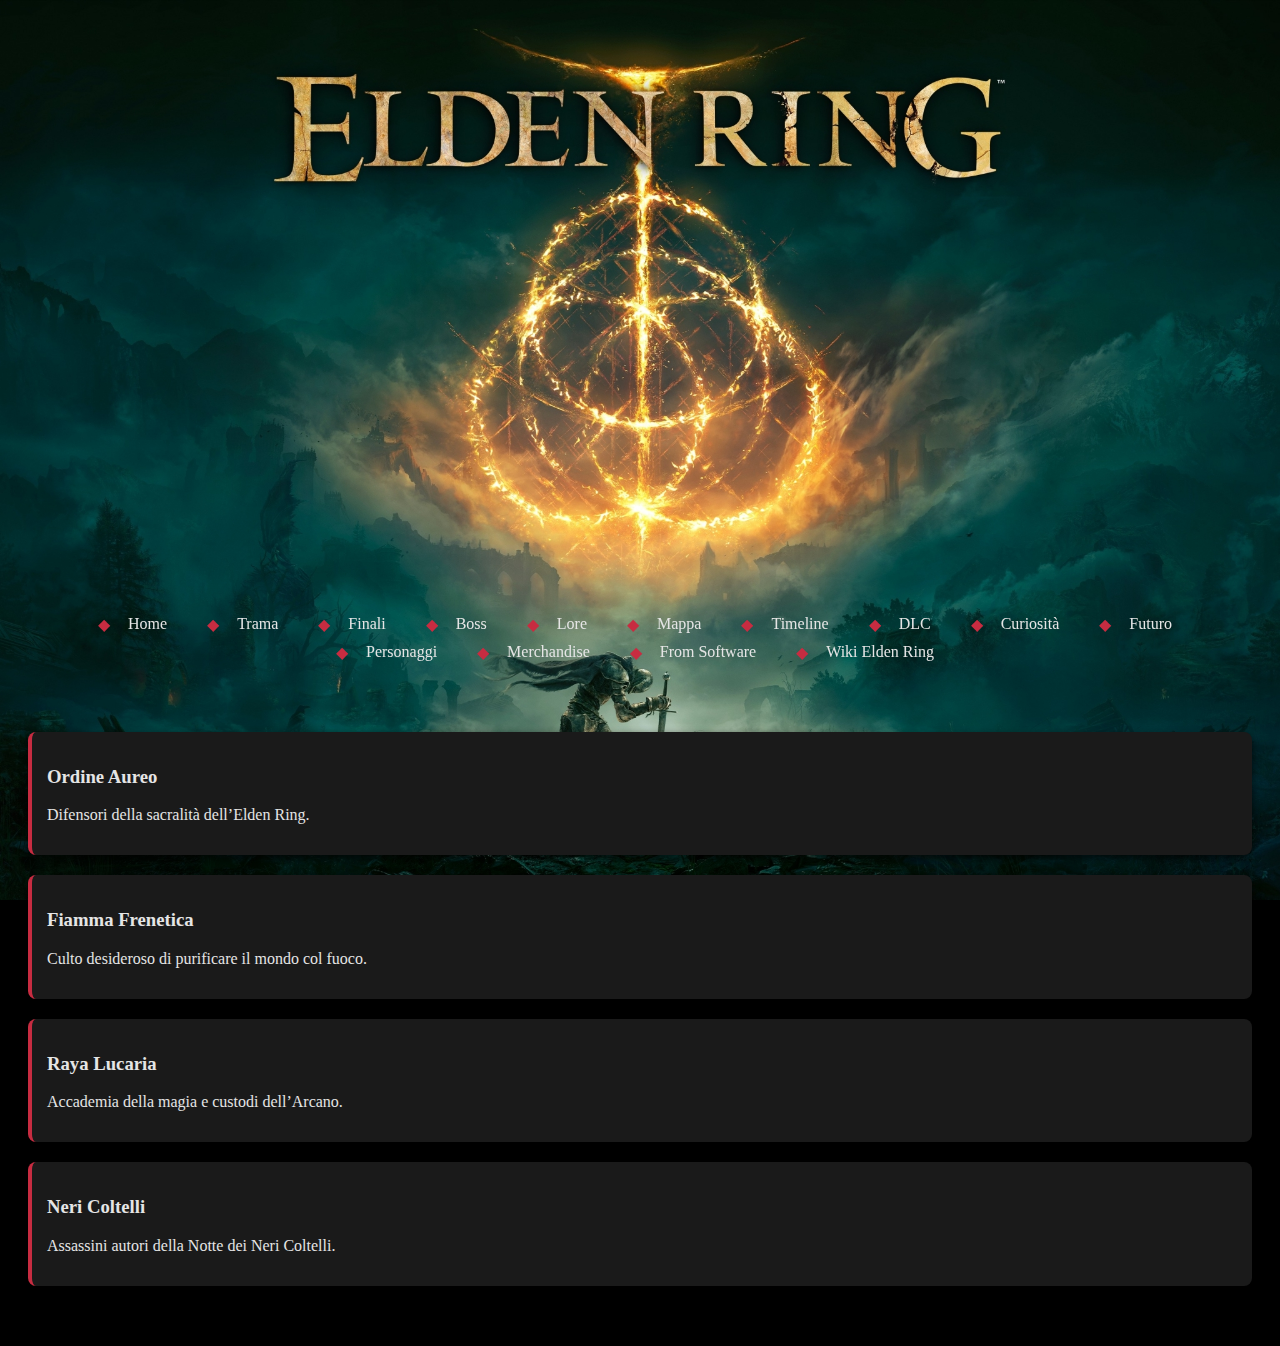
<file: sito web/fazioni.html>
<!DOCTYPE html>
<html lang="it">
<head>
  <meta charset="UTF-8">
  <title>Elden Ring – Fazioni</title>
  <link rel="stylesheet" href="css/style.css">
</head>
<body class="banner" style="background-image:url('img/banner.jpg');">
<header>
  <nav>
    <ul>
      <li><a href="../index.html">Home</a></li>
      <li><a href="trama.html">Trama</a></li>
      <li><a href="finali.html">Finali</a></li>
      <li><a href="boss.html">Boss</a></li>
      <li><a href="lore.html">Lore</a></li>
      <li><a href="mappa.html">Mappa</a></li>
      <li><a href="timeline.html">Timeline</a></li>
      <li><a href="https://eldenring.wiki.fextralife.com/DLC"target="_blank">DLC</a></li>
      <li><a href="curiosita.html">Curiosità</a></li>
      <li><a href="futuro.html">Futuro</a></li>
      <li><a href="personaggi.html">Personaggi</a></li>
      <li><a href="https://www.bandainamcoent.eu/elden-ring" target="_blank">Merchandise</a></li>
      <li><a href="https://www.fromsoftware.jp/ww/" target="_blank">From Software</a></li>
      <li><a href="https://eldenring.fandom.com/wiki/Elden_Ring_Wiki" target="_blank">Wiki Elden Ring</a></li>
    </ul>
  </nav>

  <section class="fazioni-section">
    <div class="card">
      <div class="card-content">
        <h3>Ordine Aureo</h3>
        <p>Difensori della sacralità dell’Elden Ring.</p>
      </div>
    </div>
    <div class="card">
      <div class="card-content">
        <h3>Fiamma Frenetica</h3>
        <p>Culto desideroso di purificare il mondo col fuoco.</p>
      </div>
    </div>
    <div class="card">
      <div class="card-content">
        <h3>Raya Lucaria</h3>
        <p>Accademia della magia e custodi dell’Arcano.</p>
      </div>
    </div>
    <div class="card">
      <div class="card-content">
        <h3>Neri Coltelli</h3>
        <p>Assassini autori della Notte dei Neri Coltelli.</p>
      </div>
    </div>
  </section>
  </header>
</body>
</html>
</file>
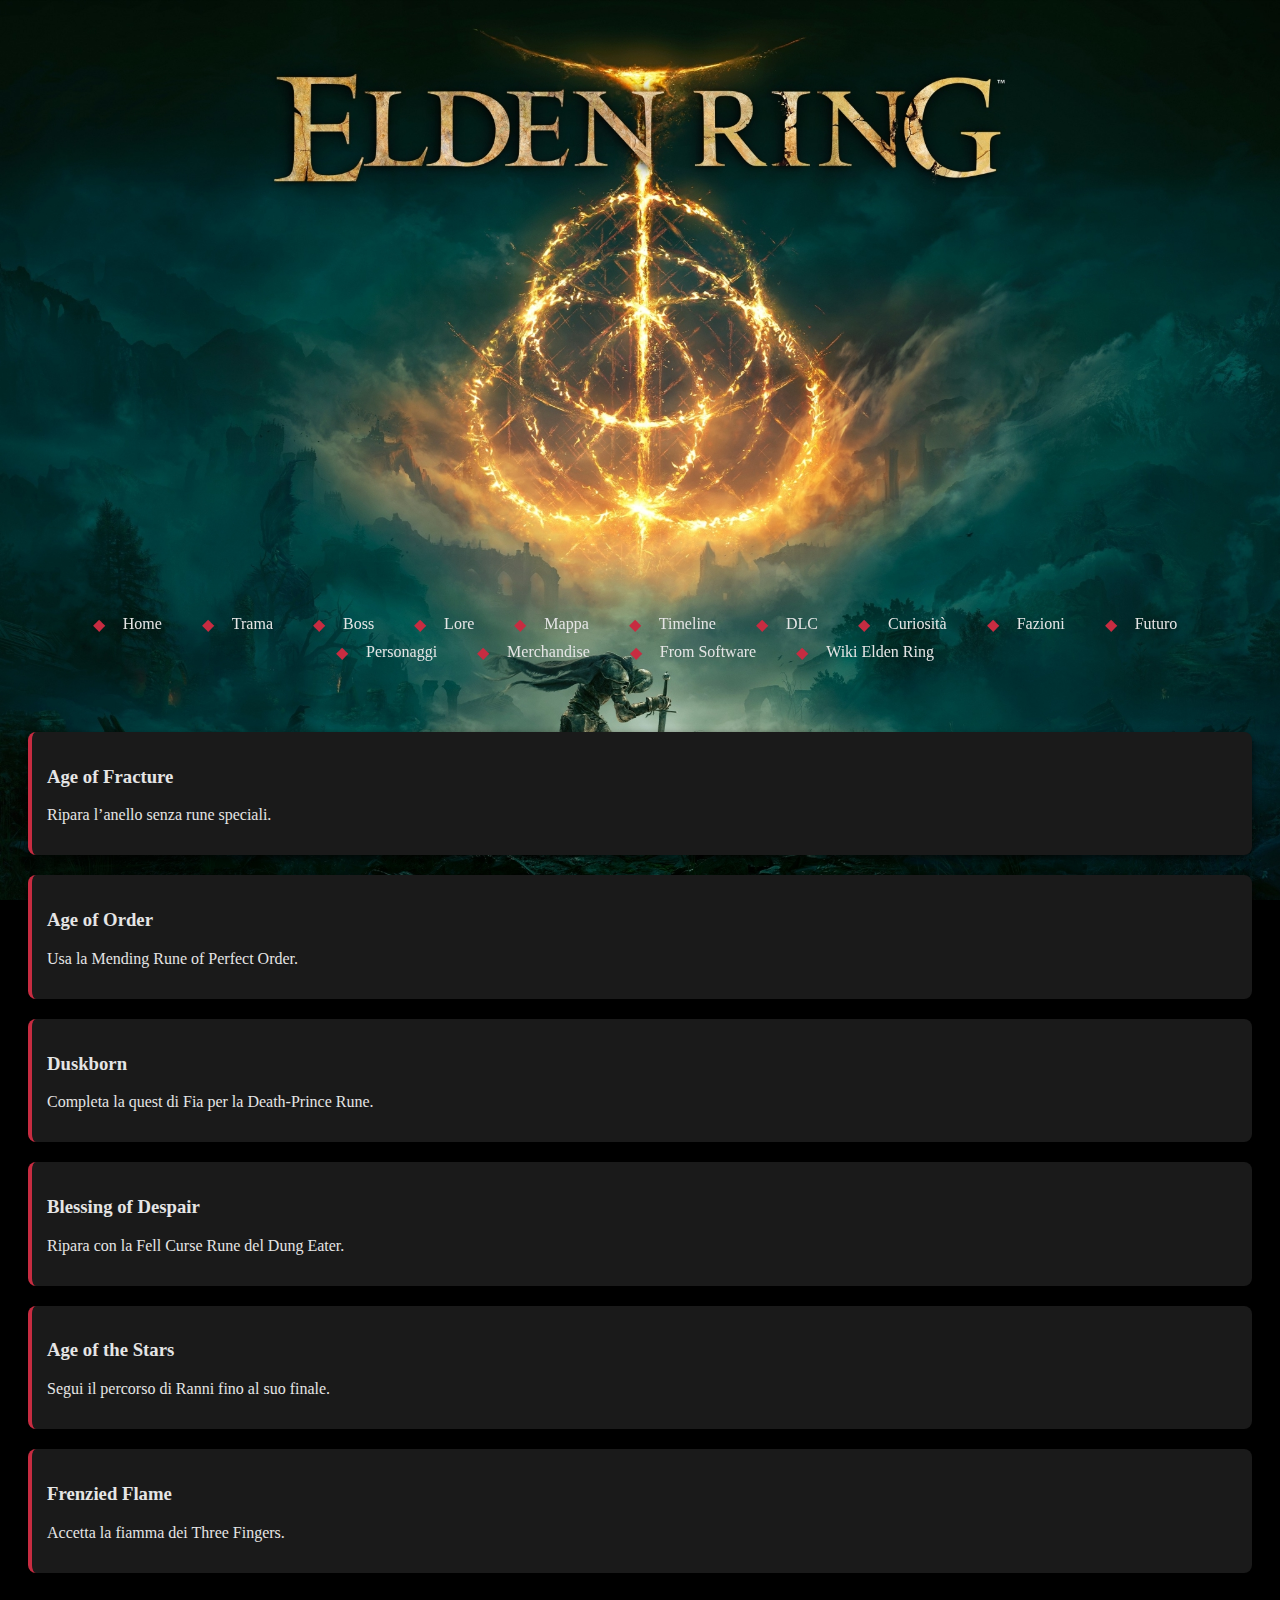
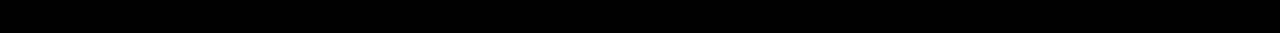
<file: sito web/finali.html>
<!DOCTYPE html>
<html lang="it">
<head>
  <meta charset="UTF-8">
  <title>Elden Ring – Finali</title>
  <link rel="stylesheet" href="css/style.css">
</head>
<body class="banner" style="background-image:url('img/banner.jpg');">
  <header>
  <nav>    
    <ul>
      <li><a href="index.html">Home</a></li>
      <li><a href="trama.html">Trama</a></li>
      <li><a href="boss.html">Boss</a></li>
      <li><a href="lore.html">Lore</a></li>
      <li><a href="mappa.html">Mappa</a></li>
      <li><a href="timeline.html">Timeline</a></li>
      <li><a href="https://eldenring.wiki.fextralife.com/DLC"target="_blank">DLC</a></li>
      <li><a href="curiosita.html">Curiosità</a></li>
      <li><a href="fazioni.html">Fazioni</a></li>
      <li><a href="futuro.html">Futuro</a></li>
      <li><a href="personaggi.html">Personaggi</a></li>
      <li><a href="https://www.bandainamcoent.eu/elden-ring" target="_blank">Merchandise</a></li>
      <li><a href="https://www.fromsoftware.jp/ww/" target="_blank">From Software</a></li>
      <li><a href="https://eldenring.fandom.com/wiki/Elden_Ring_Wiki" target="_blank">Wiki Elden Ring</a></li>
    </ul>
  </nav>

  <section class="fazioni-section">
    <div class="card">
      <div class="card-content">
        <h3>Age of Fracture</h3>
        <p>Ripara l’anello senza rune speciali.</p>
      </div>
    </div>
    <div class="card">
      <div class="card-content">
        <h3>Age of Order</h3>
        <p>Usa la Mending Rune of Perfect Order.</p>
      </div>
    </div>
    <div class="card">
      <div class="card-content">
        <h3>Duskborn</h3>
        <p>Completa la quest di Fia per la Death-Prince Rune.</p>
      </div>
    </div>
    <div class="card">
      <div class="card-content">
        <h3>Blessing of Despair</h3>
        <p>Ripara con la Fell Curse Rune del Dung Eater.</p>
      </div>
    </div>
    <div class="card">
      <div class="card-content">
        <h3>Age of the Stars</h3>
        <p>Segui il percorso di Ranni fino al suo finale.</p>
      </div>
    </div>
    <div class="card">
      <div class="card-content">
        <h3>Frenzied Flame</h3>
        <p>Accetta la fiamma dei Three Fingers.</p>
      </div>
    </div>
  </section>
  </header>
</body>
</html>
</file>
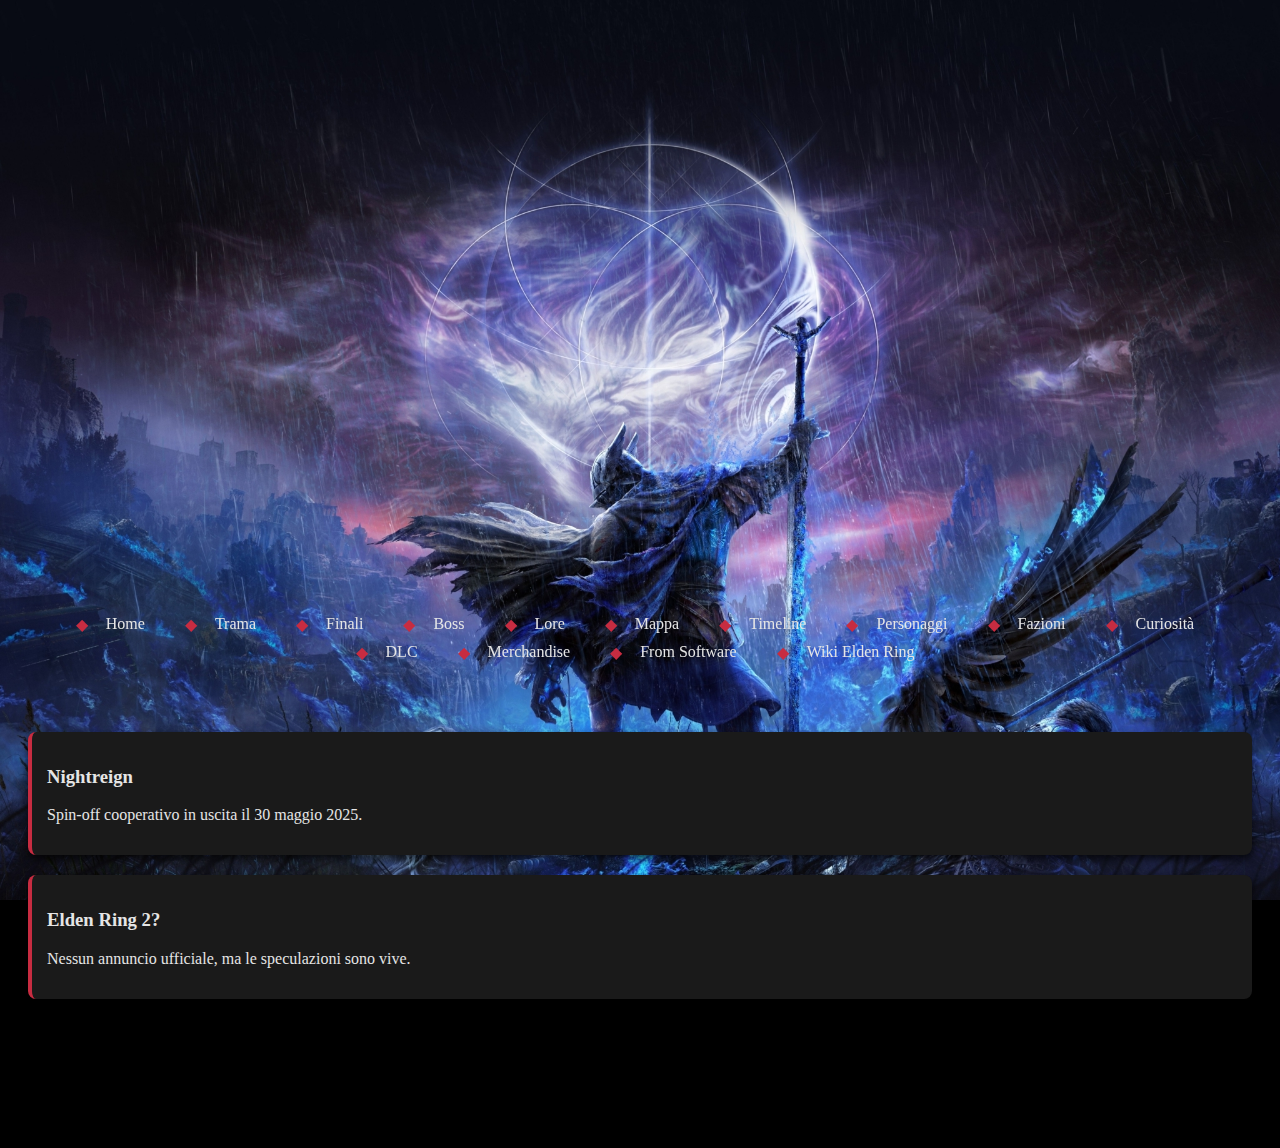
<file: sito web/futuro.html>
<!DOCTYPE html>
<html lang="it">
<head>
  <meta charset="UTF-8">
  <title>Elden Ring – Futuro</title>
  <link rel="stylesheet" href="css/style.css">
</head>
<body class="banner" style="background-image:url('img/cover.jpg');">
  <header>
    <nav>
      <ul>
        <li><a href="index.html">Home</a></li>
        <li><a href="trama.html">Trama</a></li>
        <li><a href="finali.html">Finali</a></li>
        <li><a href="boss.html">Boss</a></li>
        <li><a href="lore.html">Lore</a></li>
        <li><a href="mappa.html">Mappa</a></li>
        <li><a href="timeline.html">Timeline</a></li>
        <li><a href="personaggi.html">Personaggi</a></li>
        <li><a href="fazioni.html">Fazioni</a></li>
        <li><a href="curiosita.html">Curiosità</a></li>
      <li><a href="https://eldenring.wiki.fextralife.com/DLC"target="_blank">DLC</a></li>
        <li><a href="https://www.bandainamcoent.eu/elden-ring" target="_blank">Merchandise</a></li>
        <li><a href="https://www.fromsoftware.jp/ww/" target="_blank">From Software</a></li>
        <li><a href="https://eldenring.fandom.com/wiki/Elden_Ring_Wiki" target="_blank">Wiki Elden Ring</a></li>
      </ul>
    </nav>

  <section class="fazioni-section">
    <div class="card">
      <div class="card-content">
        <h3>Nightreign</h3>
        <p>Spin-off cooperativo in uscita il 30 maggio 2025.</p>
      </div>
    </div>
    <div class="card">
      <div class="card-content">
        <h3>Elden Ring 2?</h3>
        <p>Nessun annuncio ufficiale, ma le speculazioni sono vive.</p>
      </div>
    </div>
  </section>
</header>
</body>
</html>
</file>
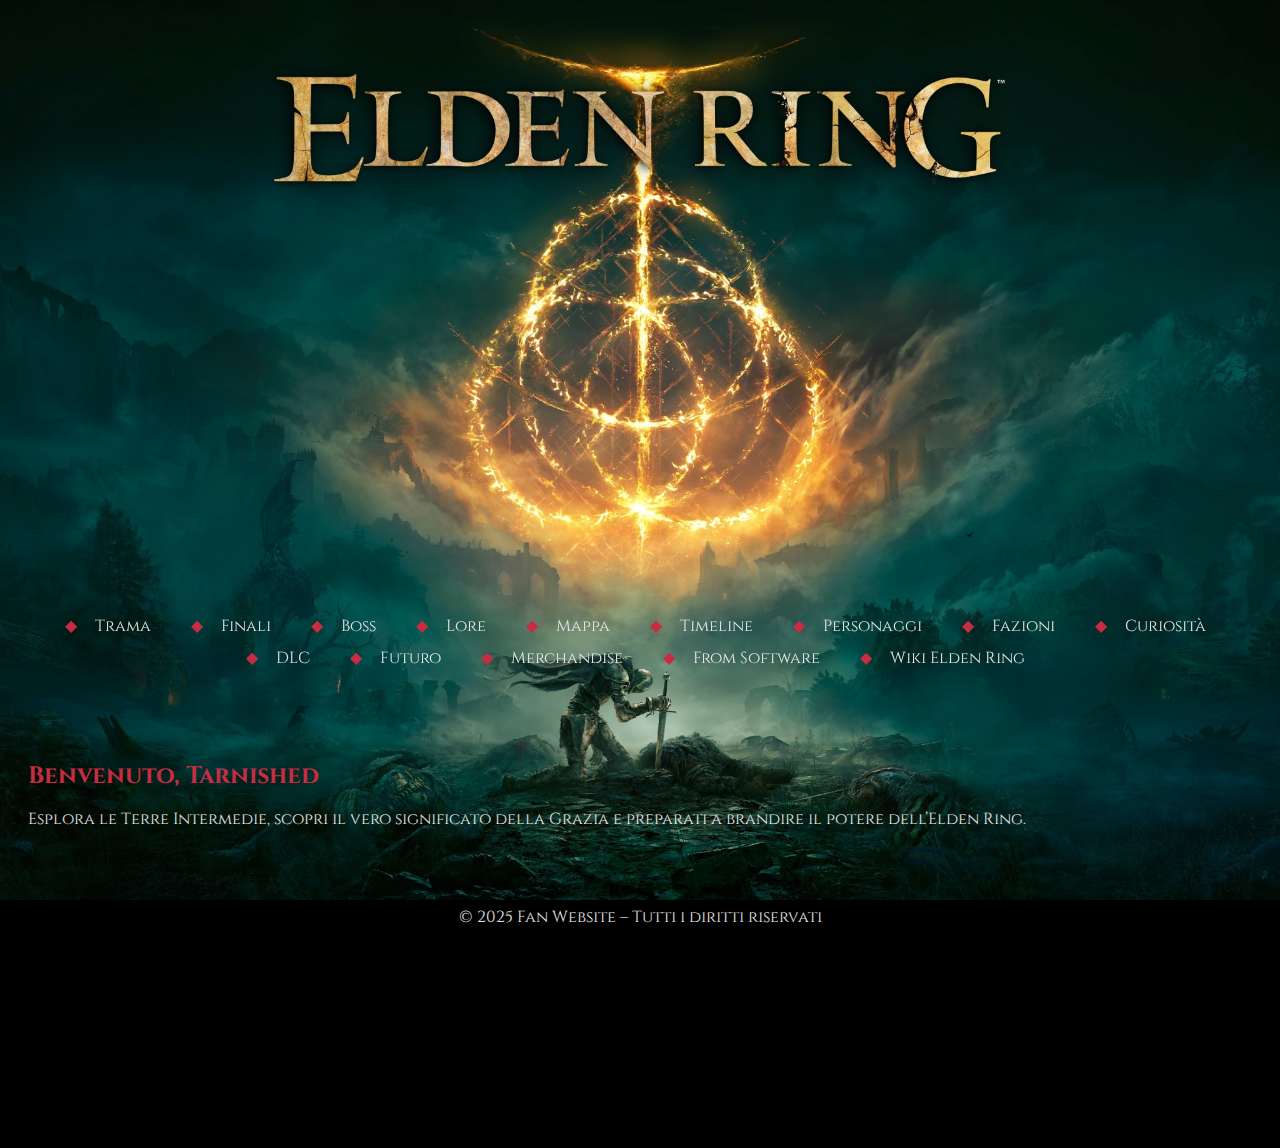
<file: sito web/home page.html>
<!DOCTYPE html>
<html lang="it">
<head>
  <meta charset="UTF-8">
  <link rel="stylesheet" href="css/style.css">
  <link href="https://fonts.googleapis.com/css2?family=Cinzel:wght@400;700&display=swap" rel="stylesheet">

</head>



<body class="banner" style="background-image:url('img/banner.jpg');">
  <header>
    <!-- Nav -->
    <nav>
      <ul>
        <li><a href="trama.html">Trama</a></li>
        <li><a href="finali.html">Finali</a></li>
        <li><a href="boss.html">Boss</a></li>
        <li><a href="lore.html">Lore</a></li>
        <li><a href="mappa.html">Mappa</a></li>
        <li><a href="timeline.html">Timeline</a></li>
        <li><a href="personaggi.html">Personaggi</a></li>
        <li><a href="fazioni.html">Fazioni</a></li>
        <li><a href="curiosita.html">Curiosità</a></li>
      <li><a href="https://eldenring.wiki.fextralife.com/DLC"target="_blank">DLC</a></li>
        <li><a href="futuro.html">Futuro</a></li>
        <li><a href="https://www.bandainamcoent.eu/elden-ring" target="_blank">Merchandise</a></li>
        <li><a href="https://www.fromsoftware.jp/ww/" target="_blank">From Software</a></li>
        <li><a href="https://eldenring.fandom.com/wiki/Elden_Ring_Wiki" target="_blank">Wiki Elden Ring</a></li>
      </ul>
    </nav>

    <section>
      <h2>Benvenuto, Tarnished</h2>
      <p>Esplora le Terre Intermedie, scopri il vero significato della Grazia e preparati a brandire il potere dell’Elden Ring.</p>
    </section>

    <footer>
      © 2025 Fan Website – Tutti i diritti riservati
    </footer>
  </header>
</body>
</html>
</file>
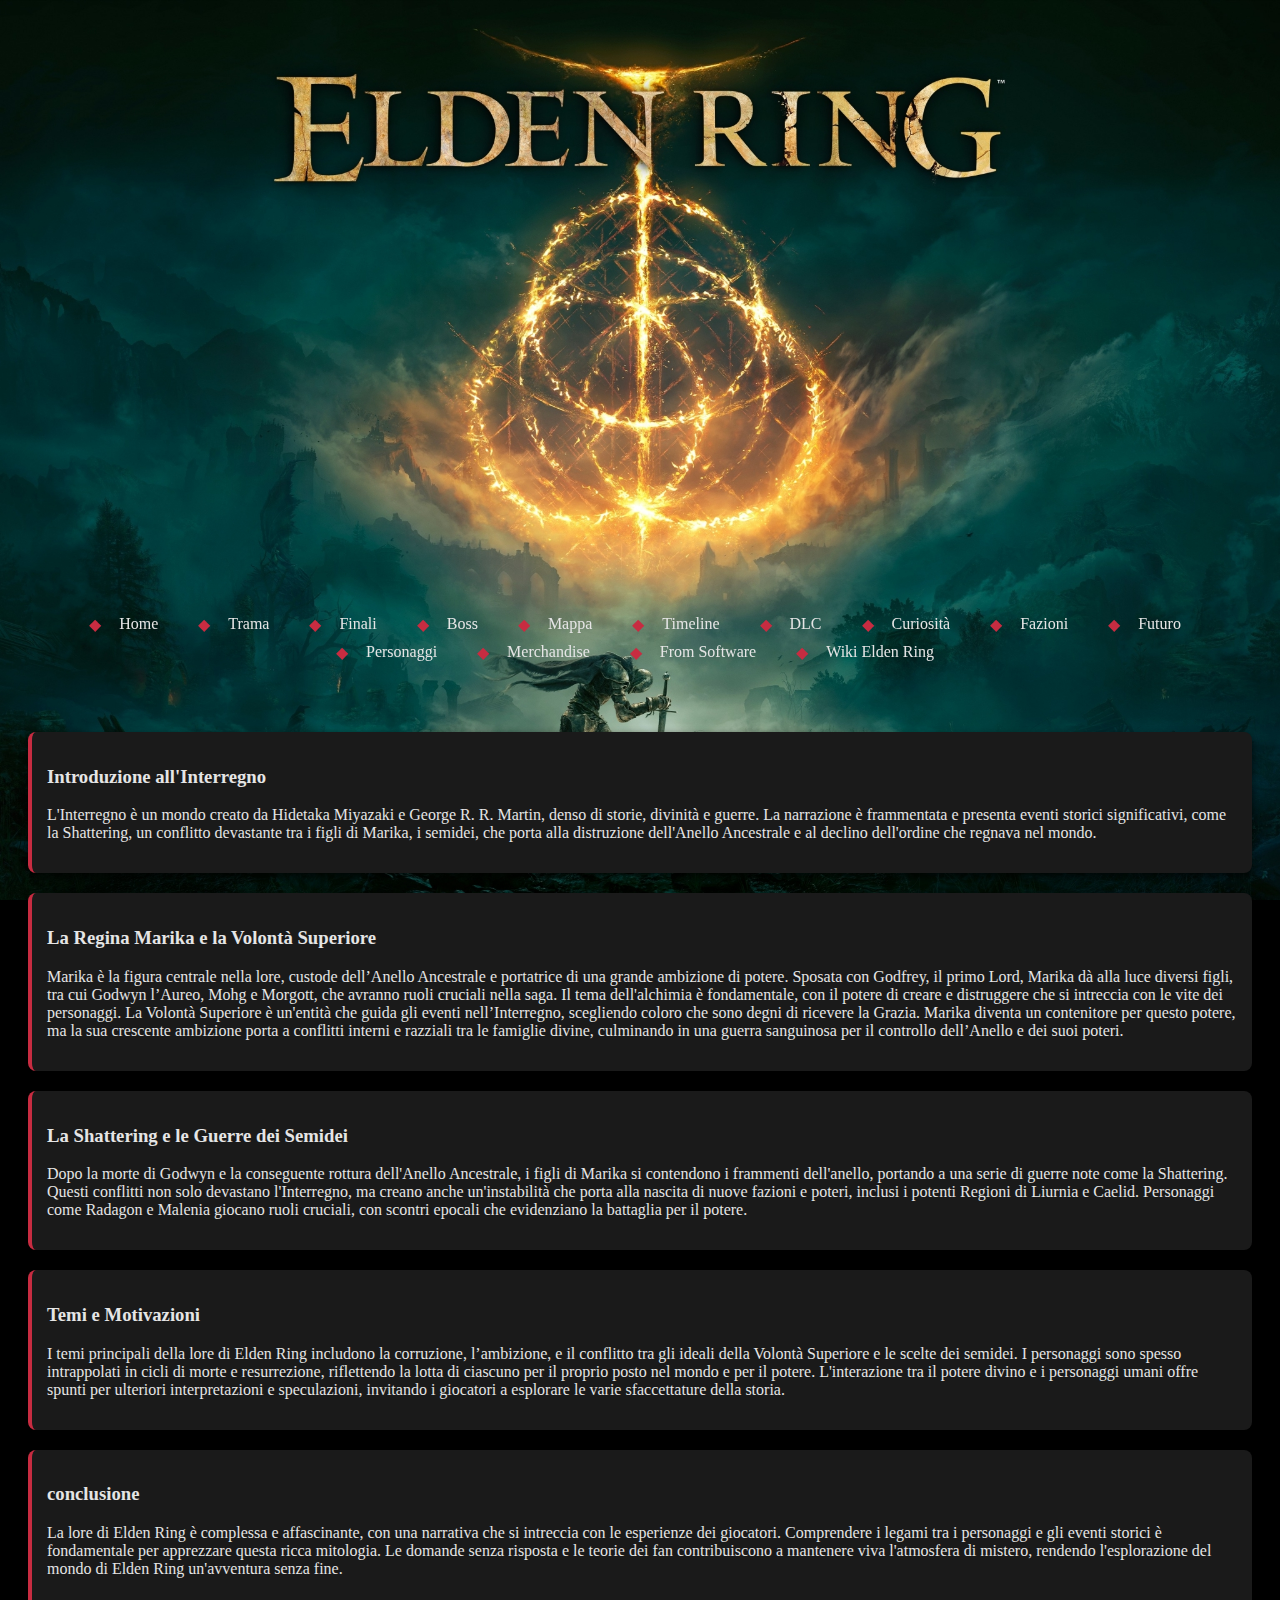
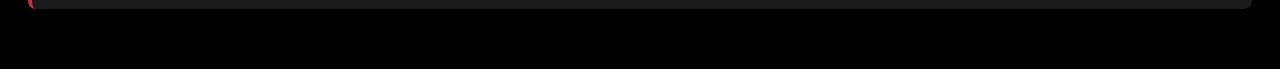
<file: sito web/lore.html>
<!DOCTYPE html>
<html lang="it">
<head>
  <meta charset="UTF-8">
  <title>Elden Ring – Lore</title>
  <link rel="stylesheet" href="css/style.css">
</head>
<body class="banner" style="background-image:url('img/banner.jpg');">
  <header>
  <nav>    
    <ul>
      <li><a href="../index.html">Home</a></li>
      <li><a href="trama.html">Trama</a></li>
      <li><a href="finali.html">Finali</a></li>
      <li><a href="boss.html">Boss</a></li>
      <li><a href="mappa.html">Mappa</a></li>
      <li><a href="timeline.html">Timeline</a></li>
      <li><a href="https://eldenring.wiki.fextralife.com/DLC"target="_blank">DLC</a></li>
      <li><a href="curiosita.html">Curiosità</a></li>
      <li><a href="fazioni.html">Fazioni</a></li>
      <li><a href="futuro.html">Futuro</a></li>
      <li><a href="personaggi.html">Personaggi</a></li>
      <li><a href="https://www.bandainamcoent.eu/elden-ring" target="_blank">Merchandise</a></li>
      <li><a href="https://www.fromsoftware.jp/ww/" target="_blank">From Software</a></li>
      <li><a href="https://eldenring.fandom.com/wiki/Elden_Ring_Wiki" target="_blank">Wiki Elden Ring</a></li>
    </ul>
  </nav>

  <section class="fazioni-section">
    <div class="card">
      <div class="card-content">
        <h3>Introduzione all'Interregno</h3>
        <p>L'Interregno è un mondo creato da Hidetaka Miyazaki e George R. R. Martin, denso di storie, divinità e guerre. La narrazione è frammentata e presenta eventi storici significativi, come la Shattering, un conflitto devastante tra i figli di Marika, i semidei, che porta alla distruzione dell'Anello Ancestrale e al declino dell'ordine che regnava nel mondo.</p>
      </div>
    </div>
    <div class="card">
      <div class="card-content">
        <h3>La Regina Marika e la Volontà Superiore</h3>
        <p>Marika è la figura centrale nella lore, custode dell’Anello Ancestrale e portatrice di una grande ambizione di potere. Sposata con Godfrey, il primo Lord, Marika dà alla luce diversi figli, tra cui Godwyn l’Aureo, Mohg e Morgott, che avranno ruoli cruciali nella saga. Il tema dell'alchimia è fondamentale, con il potere di creare e distruggere che si intreccia con le vite dei personaggi. La Volontà Superiore è un'entità che guida gli eventi nell’Interregno, scegliendo coloro che sono degni di ricevere la Grazia. Marika diventa un contenitore per questo potere, ma la sua crescente ambizione porta a conflitti interni e razziali tra le famiglie divine, culminando in una guerra sanguinosa per il controllo dell’Anello e dei suoi poteri.</p>
      </div>
    </div>
    <div class="card">
      <div class="card-content">
        <h3>La Shattering e le Guerre dei Semidei</h3>
        <p>Dopo la morte di Godwyn e la conseguente rottura dell'Anello Ancestrale, i figli di Marika si contendono i frammenti dell'anello, portando a una serie di guerre note come la Shattering. Questi conflitti non solo devastano l'Interregno, ma creano anche un'instabilità che porta alla nascita di nuove fazioni e poteri, inclusi i potenti Regioni di Liurnia e Caelid. Personaggi come Radagon e Malenia giocano ruoli cruciali, con scontri epocali che evidenziano la battaglia per il potere.</p>
      </div>
    </div>
    <div class="card">
      <div class="card-content">
        <h3>Temi e Motivazioni</h3>
        <p>I temi principali della lore di Elden Ring includono la corruzione, l’ambizione, e il conflitto tra gli ideali della Volontà Superiore e le scelte dei semidei. I personaggi sono spesso intrappolati in cicli di morte e resurrezione, riflettendo la lotta di ciascuno per il proprio posto nel mondo e per il potere. L'interazione tra il potere divino e i personaggi umani offre spunti per ulteriori interpretazioni e speculazioni, invitando i giocatori a esplorare le varie sfaccettature della storia.</p>
      </div>
    </div>
    <div class="card">
      <div class="card-content">
        <h3>conclusione</h3>
        <p>La lore di Elden Ring è complessa e affascinante, con una narrativa che si intreccia con le esperienze dei giocatori. Comprendere i legami tra i personaggi e gli eventi storici è fondamentale per apprezzare questa ricca mitologia. Le domande senza risposta e le teorie dei fan contribuiscono a mantenere viva l'atmosfera di mistero, rendendo l'esplorazione del mondo di Elden Ring un'avventura senza fine.</p>
      </div>
    </div>
  </section>
  </header>
</body>
</html>
</file>
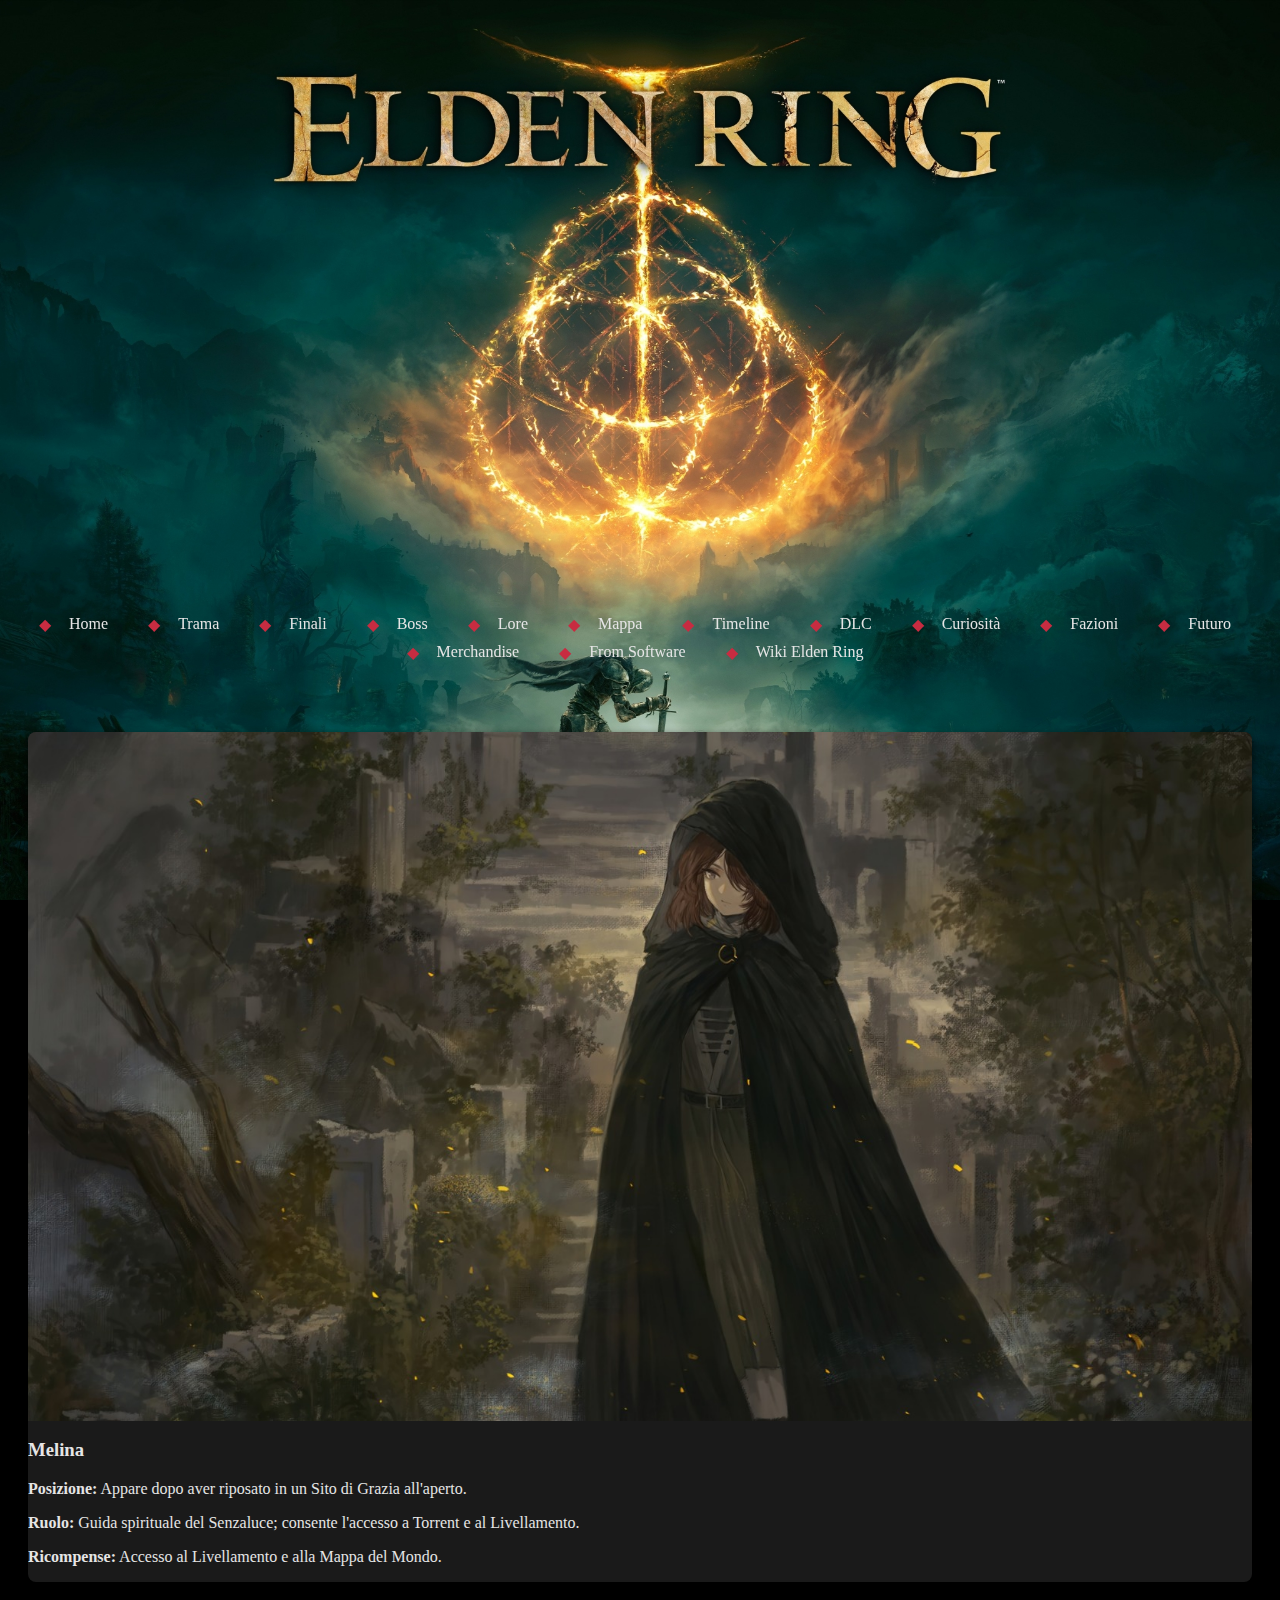
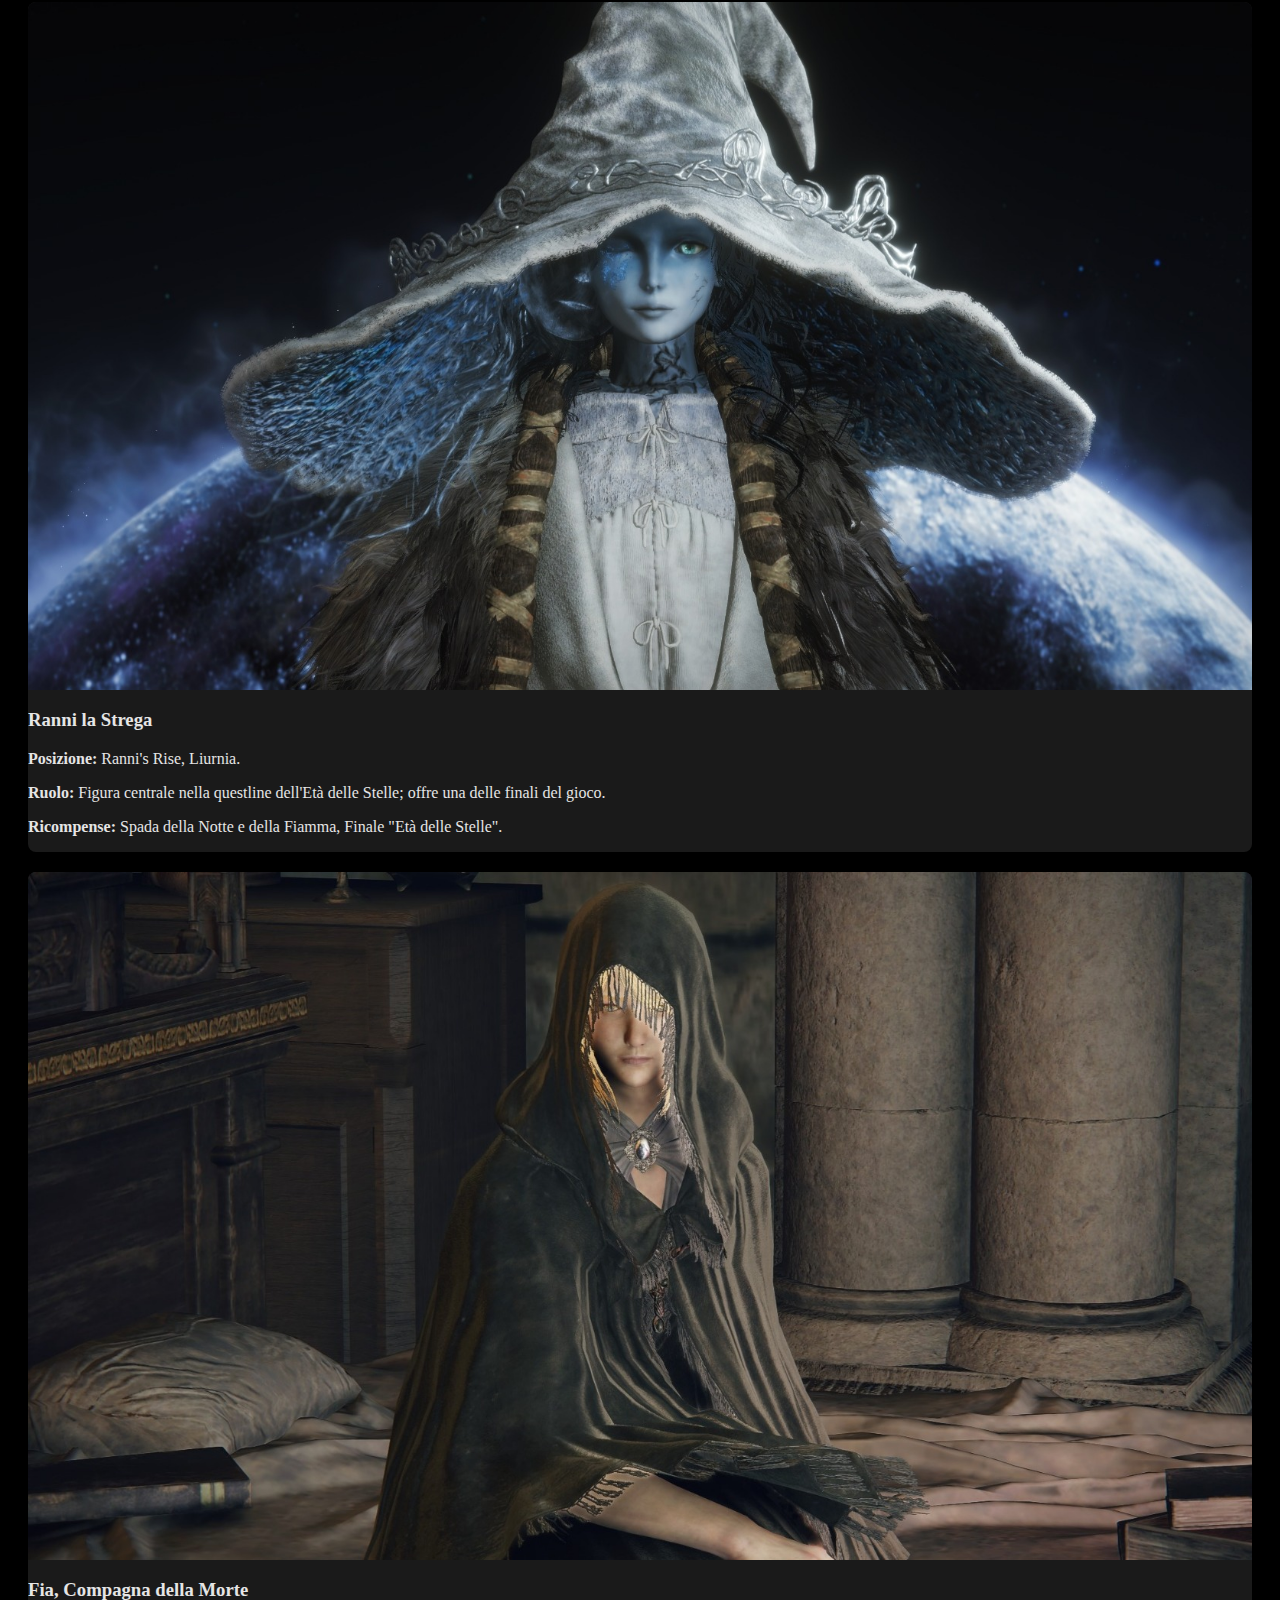
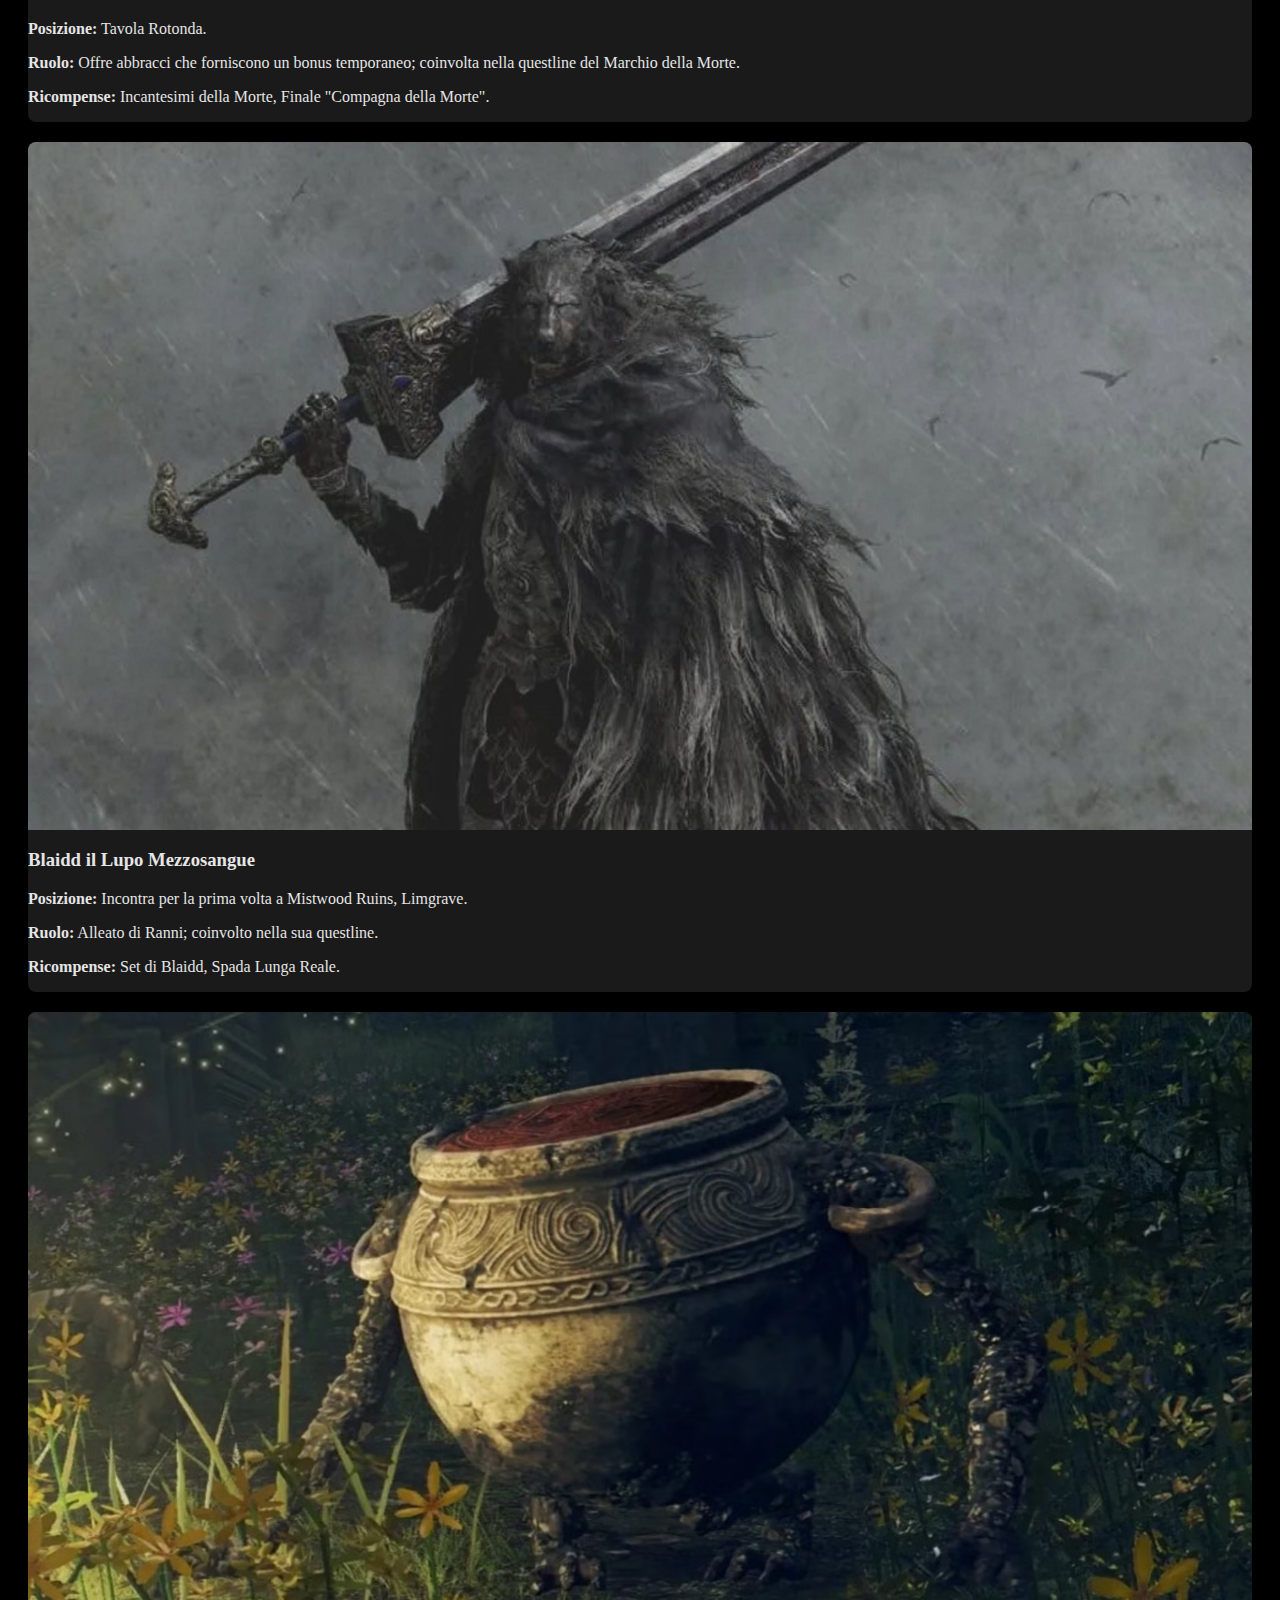
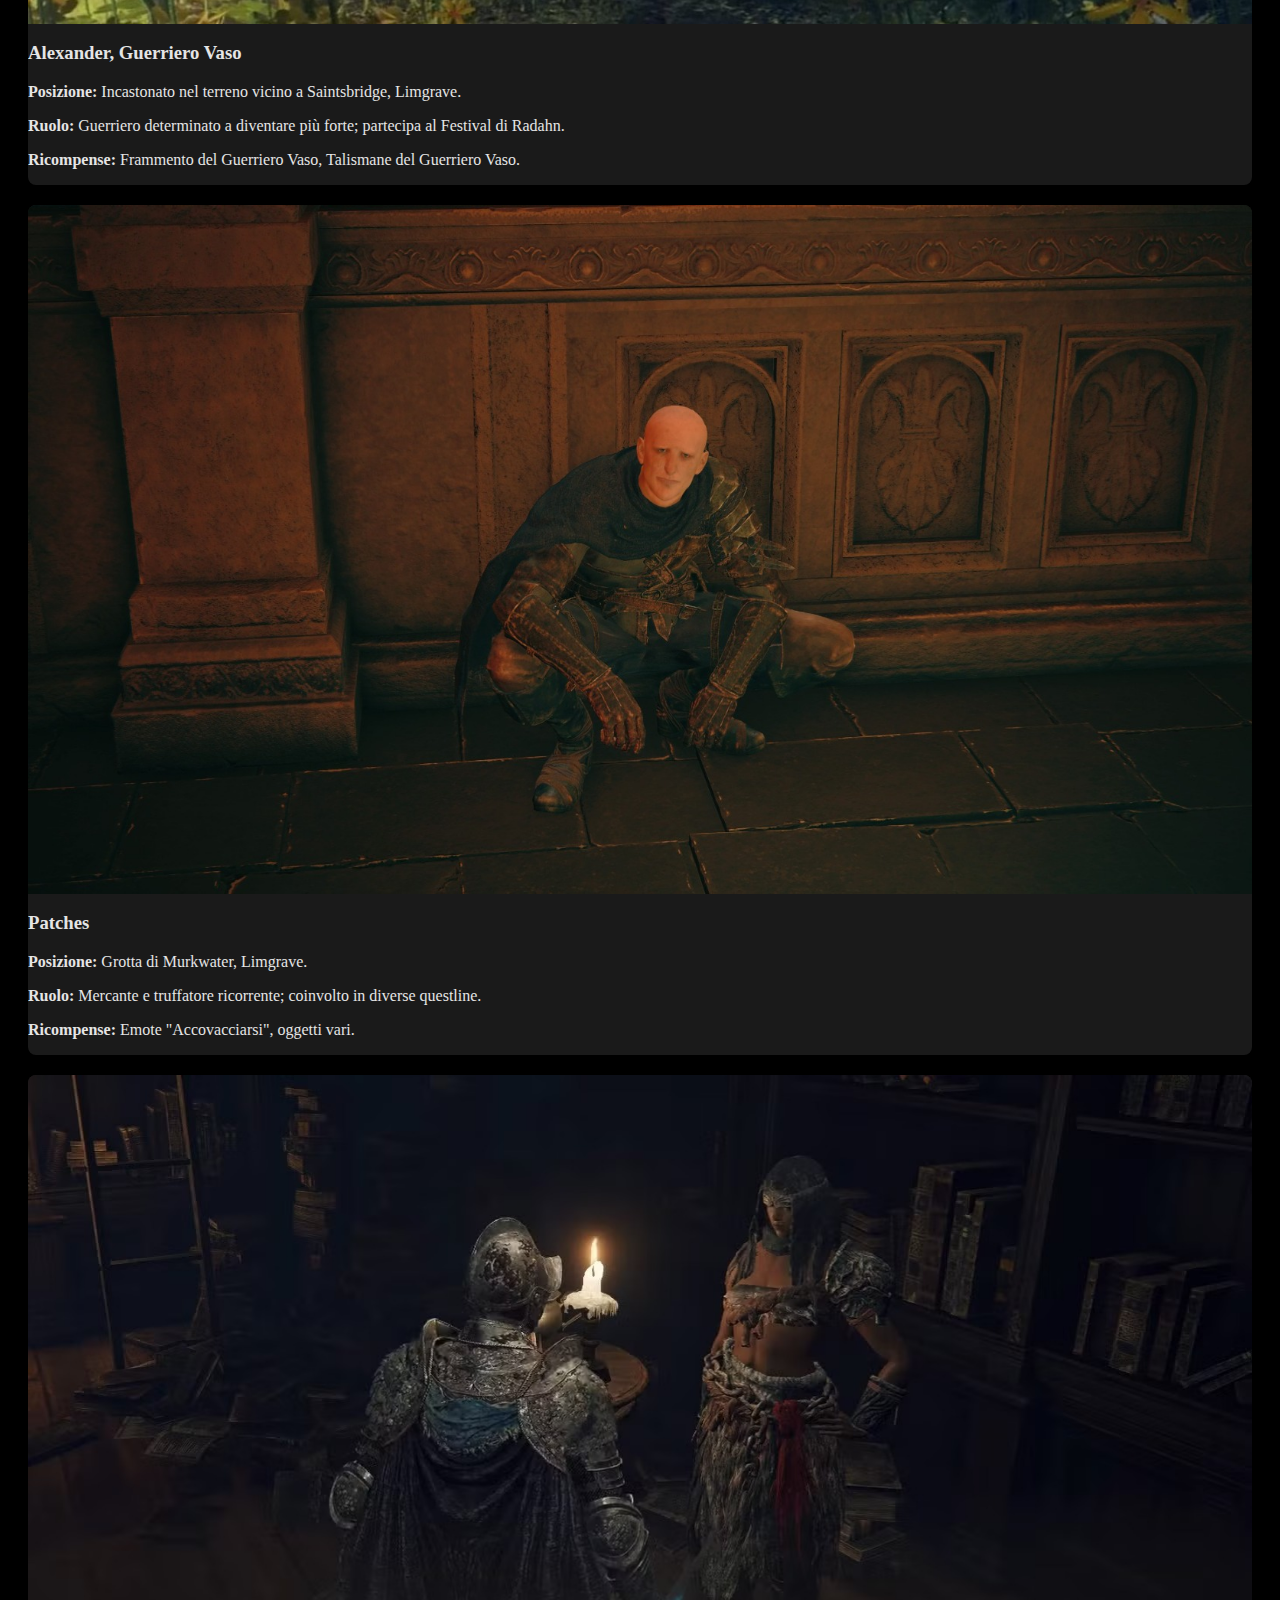
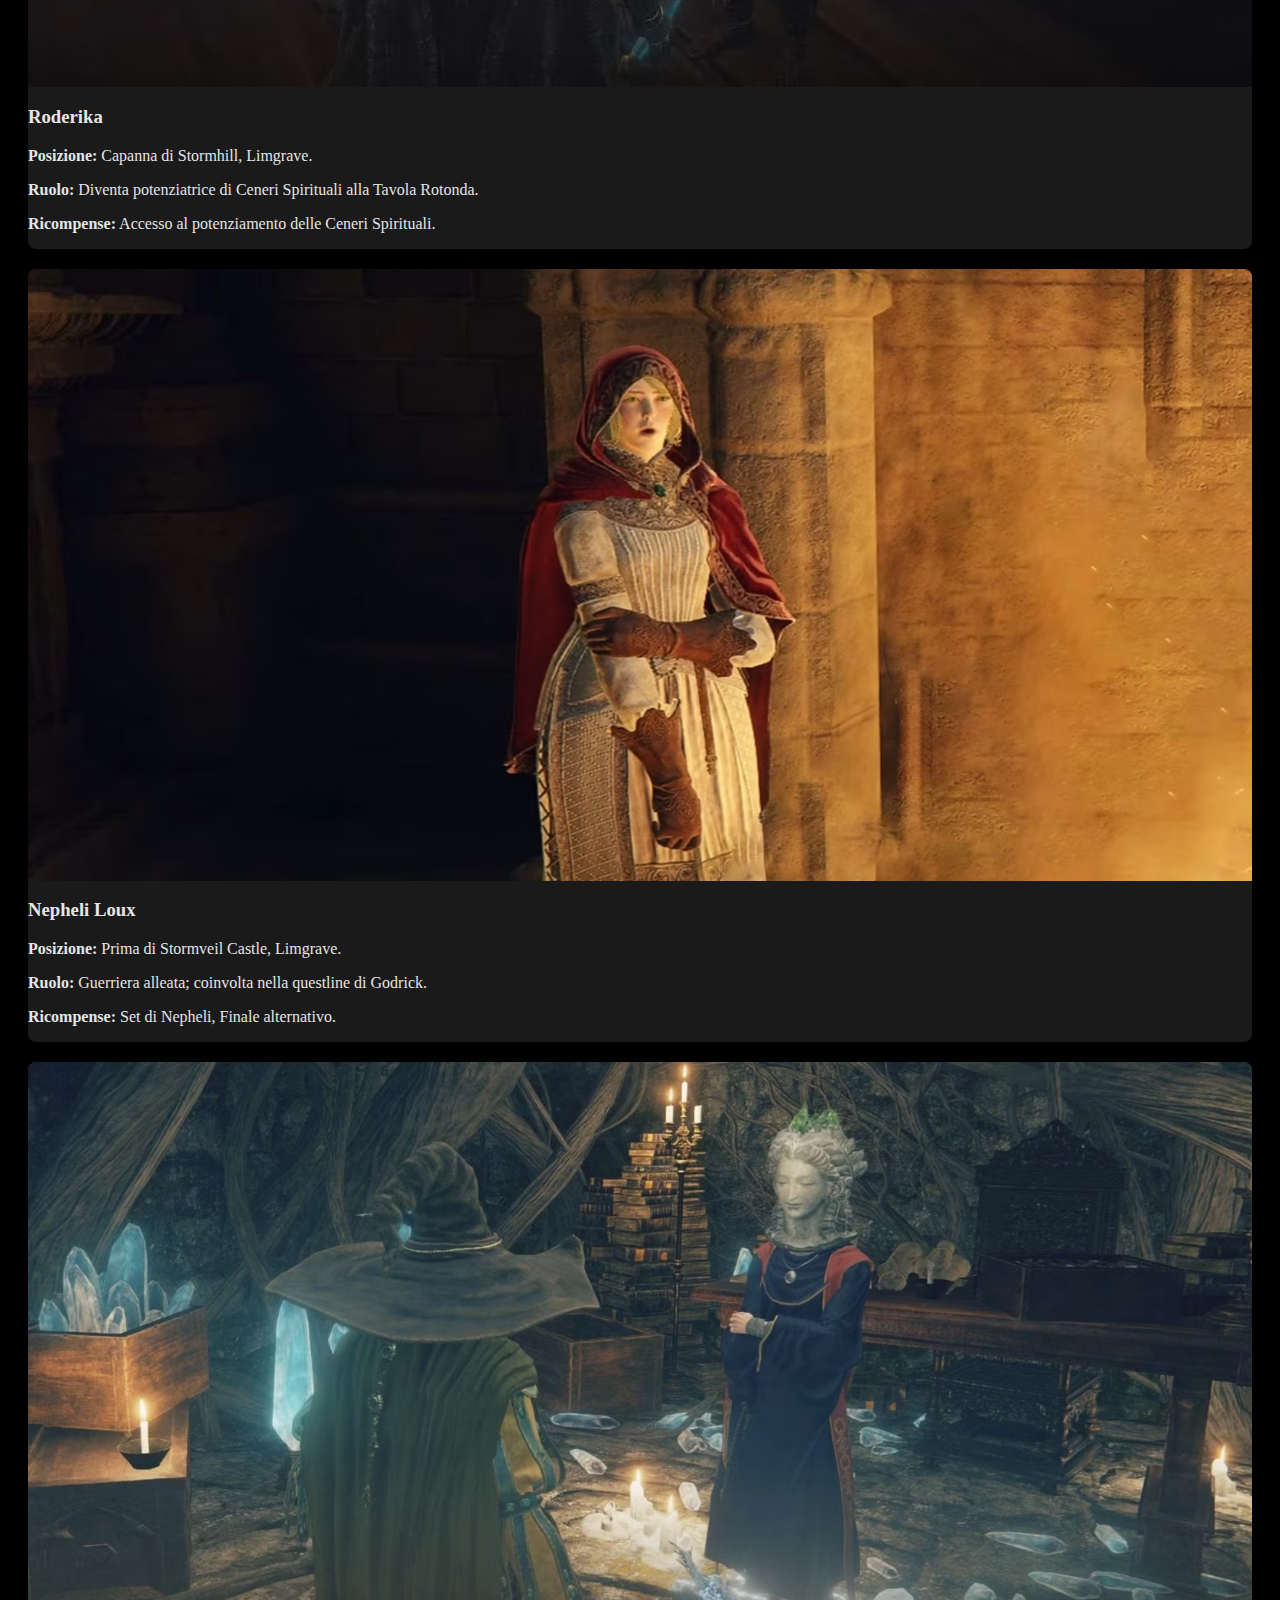
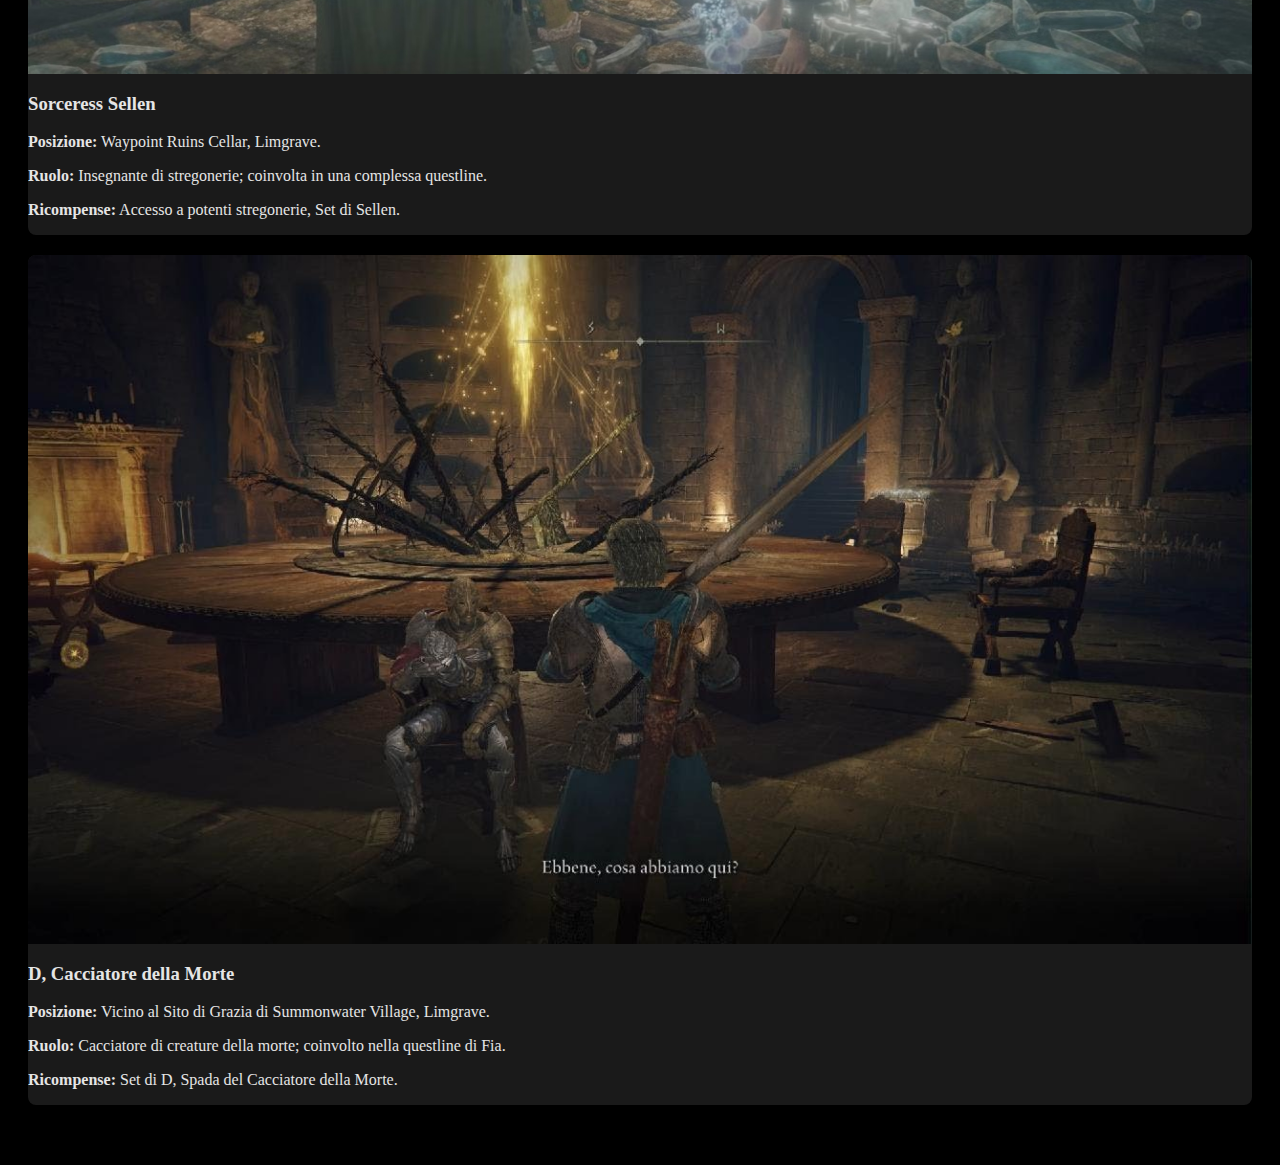
<file: sito web/personaggi.html>
<!DOCTYPE html>
<html lang="it">
<head>
  <meta charset="UTF-8">
  <title>Elden Ring – Personaggi</title>
  <link rel="stylesheet" href="css/style.css">
</head>
<body class="banner" style="background-image:url('img/banner.jpg');">
<header>
  <nav>
    <ul>
      <li><a href="../index.html">Home</a></li>
      <li><a href="trama.html">Trama</a></li>
      <li><a href="finali.html">Finali</a></li>
      <li><a href="boss.html">Boss</a></li>
      <li><a href="lore.html">Lore</a></li>
      <li><a href="mappa.html">Mappa</a></li>
      <li><a href="timeline.html">Timeline</a></li>
      <li><a href="https://eldenring.wiki.fextralife.com/DLC"target="_blank">DLC</a></li>
      <li><a href="curiosita.html">Curiosità</a></li>
      <li><a href="fazioni.html">Fazioni</a></li>
      <li><a href="futuro.html">Futuro</a></li>
      <li><a href="https://www.bandainamcoent.eu/elden-ring" target="_blank">Merchandise</a></li>
      <li><a href="https://www.fromsoftware.jp/ww/" target="_blank">From Software</a></li>
      <li><a href="https://eldenring.fandom.com/wiki/Elden_Ring_Wiki" target="_blank">Wiki Elden Ring</a></li>
    </ul>
  </nav>

  
      <section>
  <div class="card">
    <img src="img/melina.jpeg" alt="Melina" />
    <h3>Melina</h3>
    <p><strong>Posizione:</strong> Appare dopo aver riposato in un Sito di Grazia all'aperto.</p>
    <p><strong>Ruolo:</strong> Guida spirituale del Senzaluce; consente l'accesso a Torrent e al Livellamento.</p>
    <p><strong>Ricompense:</strong> Accesso al Livellamento e alla Mappa del Mondo.</p>
  </div>

  <div class="card">
    <img src="img/ranni.jpeg" alt="Ranni la Strega" />
    <h3>Ranni la Strega</h3>
    <p><strong>Posizione:</strong> Ranni's Rise, Liurnia.</p>
    <p><strong>Ruolo:</strong> Figura centrale nella questline dell'Età delle Stelle; offre una delle finali del gioco.</p>
    <p><strong>Ricompense:</strong> Spada della Notte e della Fiamma, Finale "Età delle Stelle".</p>
  </div>

  <div class="card">
    <img src="img/fia.jpeg" alt="Fia, Compagna della Morte" />
    <h3>Fia, Compagna della Morte</h3>
    <p><strong>Posizione:</strong> Tavola Rotonda.</p>
    <p><strong>Ruolo:</strong> Offre abbracci che forniscono un bonus temporaneo; coinvolta nella questline del Marchio della Morte.</p>
    <p><strong>Ricompense:</strong> Incantesimi della Morte, Finale "Compagna della Morte".</p>
  </div>

  <div class="card">
    <img src="img/blaidd.jpeg" alt=Blaidd il Lupo Mezzosangue" />
    <h3>Blaidd il Lupo Mezzosangue</h3>
    <p><strong>Posizione:</strong> Incontra per la prima volta a Mistwood Ruins, Limgrave.</p>
    <p><strong>Ruolo:</strong> Alleato di Ranni; coinvolto nella sua questline.</p>
    <p><strong>Ricompense:</strong> Set di Blaidd, Spada Lunga Reale.</p>
  </div>

  <div class="card">
    <img src="img/vaso.jpeg" alt="Alexander, Guerriero Vaso" />
    <h3>Alexander, Guerriero Vaso</h3>
    <p><strong>Posizione:</strong> Incastonato nel terreno vicino a Saintsbridge, Limgrave.</p>
    <p><strong>Ruolo:</strong> Guerriero determinato a diventare più forte; partecipa al Festival di Radahn.</p>
    <p><strong>Ricompense:</strong> Frammento del Guerriero Vaso, Talismane del Guerriero Vaso.</p>
  </div>

  <div class="card">
    <img src="img/Patches.jpeg" alt="Patches" />
    <h3>Patches</h3>
    <p><strong>Posizione:</strong> Grotta di Murkwater, Limgrave.</p>
    <p><strong>Ruolo:</strong> Mercante e truffatore ricorrente; coinvolto in diverse questline.</p>
    <p><strong>Ricompense:</strong> Emote "Accovacciarsi", oggetti vari.</p>
  </div>

  <div class="card">
    <img src="img/loux.jpeg" alt="Roderika" />
    <h3>Roderika</h3>
    <p><strong>Posizione:</strong> Capanna di Stormhill, Limgrave.</p>
    <p><strong>Ruolo:</strong> Diventa potenziatrice di Ceneri Spirituali alla Tavola Rotonda.</p>
    <p><strong>Ricompense:</strong> Accesso al potenziamento delle Ceneri Spirituali.</p>
  </div>

  <div class="card">
    <img src="img/Roderika.jpeg" alt="Nepheli Loux" />
    <h3>Nepheli Loux</h3>
    <p><strong>Posizione:</strong> Prima di Stormveil Castle, Limgrave.</p>
    <p><strong>Ruolo:</strong> Guerriera alleata; coinvolta nella questline di Godrick.</p>
    <p><strong>Ricompense:</strong> Set di Nepheli, Finale alternativo.</p>
  </div>

  <div class="card">
    <img src="img/sellen.jpeg" alt="Sorceress Sellen" />
    <h3>Sorceress Sellen</h3>
    <p><strong>Posizione:</strong> Waypoint Ruins Cellar, Limgrave.</p>
    <p><strong>Ruolo:</strong> Insegnante di stregonerie; coinvolta in una complessa questline.</p>
    <p><strong>Ricompense:</strong> Accesso a potenti stregonerie, Set di Sellen.</p>
  </div>

  <div class="card">
    <img src="img/d.jpeg" alt="D, Cacciatore della Morte" />
    <h3>D, Cacciatore della Morte</h3>
    <p><strong>Posizione:</strong> Vicino al Sito di Grazia di Summonwater Village, Limgrave.</p>
    <p><strong>Ruolo:</strong> Cacciatore di creature della morte; coinvolto nella questline di Fia.</p>
    <p><strong>Ricompense:</strong> Set di D, Spada del Cacciatore della Morte.</p>
  </div>
</section>

    </header>
</body>
</html>
</file>
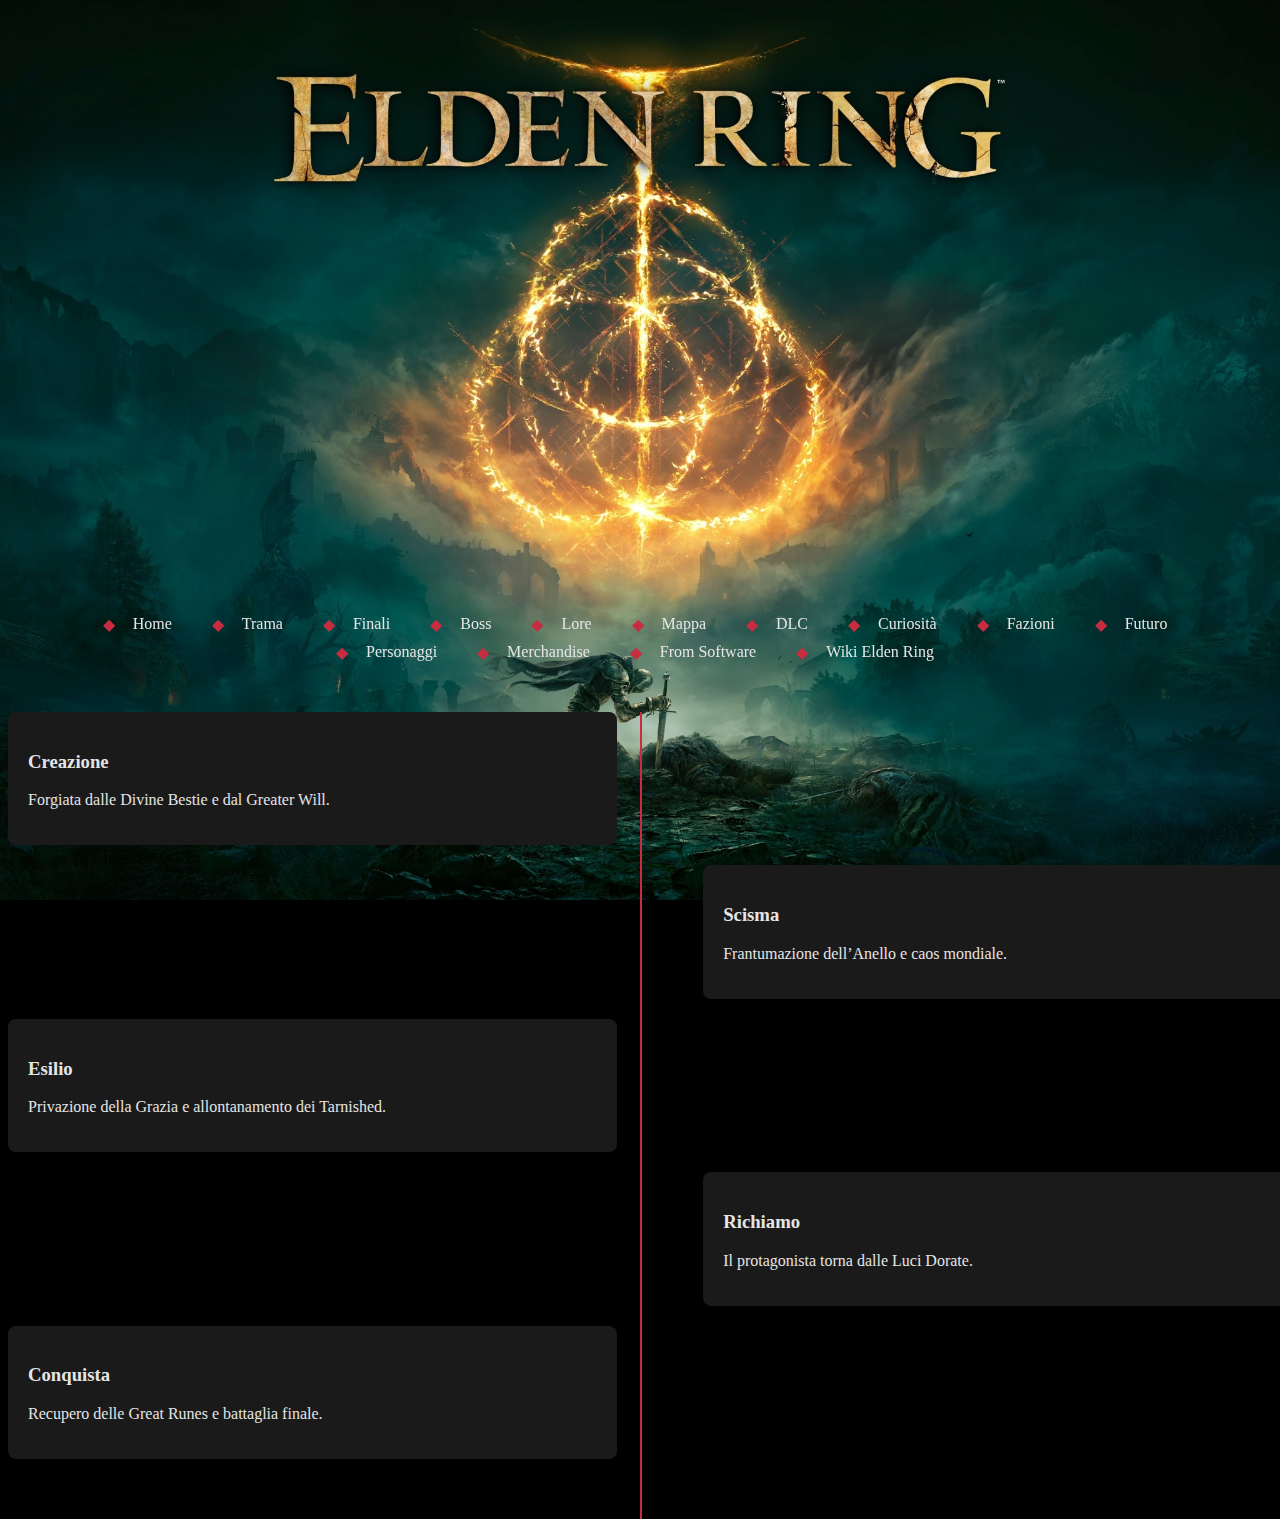
<file: sito web/timeline.html>
<!DOCTYPE html>
<html lang="it">
<head>
  <meta charset="UTF-8">
  <title>Elden Ring – Timeline</title>
  <link rel="stylesheet" href="css/style.css">
</head>
<body class="banner" style="background-image:url('img/banner.jpg');">
  <header>
  <nav>   
    <ul>
      <li><a href="../index.html">Home</a></li>
      <li><a href="trama.html">Trama</a></li>
      <li><a href="finali.html">Finali</a></li>
      <li><a href="boss.html">Boss</a></li>
      <li><a href="lore.html">Lore</a></li>
      <li><a href="mappa.html">Mappa</a></li>
      <li><a href="https://eldenring.wiki.fextralife.com/DLC"target="_blank">DLC</a></li>
      <li><a href="curiosita.html">Curiosità</a></li>
      <li><a href="fazioni.html">Fazioni</a></li>
      <li><a href="futuro.html">Futuro</a></li>
      <li><a href="personaggi.html">Personaggi</a></li>
      <li><a href="https://www.bandainamcoent.eu/elden-ring" target="_blank">Merchandise</a></li>
      <li><a href="https://www.fromsoftware.jp/ww/" target="_blank">From Software</a></li>
      <li><a href="https://eldenring.fandom.com/wiki/Elden_Ring_Wiki" target="_blank">Wiki Elden Ring</a></li>
    </ul>
  </nav>

  <section class="timeline">
    <div class="timeline-item">
      <h3>Creazione</h3>
      <p>Forgiata dalle Divine Bestie e dal Greater Will.</p>
    </div>
    <div class="timeline-item">
      <h3>Scisma</h3>
      <p>Frantumazione dell’Anello e caos mondiale.</p>
    </div>
    <div class="timeline-item">
      <h3>Esilio</h3>
      <p>Privazione della Grazia e allontanamento dei Tarnished.</p>
    </div>
    <div class="timeline-item">
      <h3>Richiamo</h3>
      <p>Il protagonista torna dalle Luci Dorate.</p>
    </div>
    <div class="timeline-item">
      <h3>Conquista</h3>
      <p>Recupero delle Great Runes e battaglia finale.</p>
    </div>
  </section>
  </header>
</body>
</html>
</file>
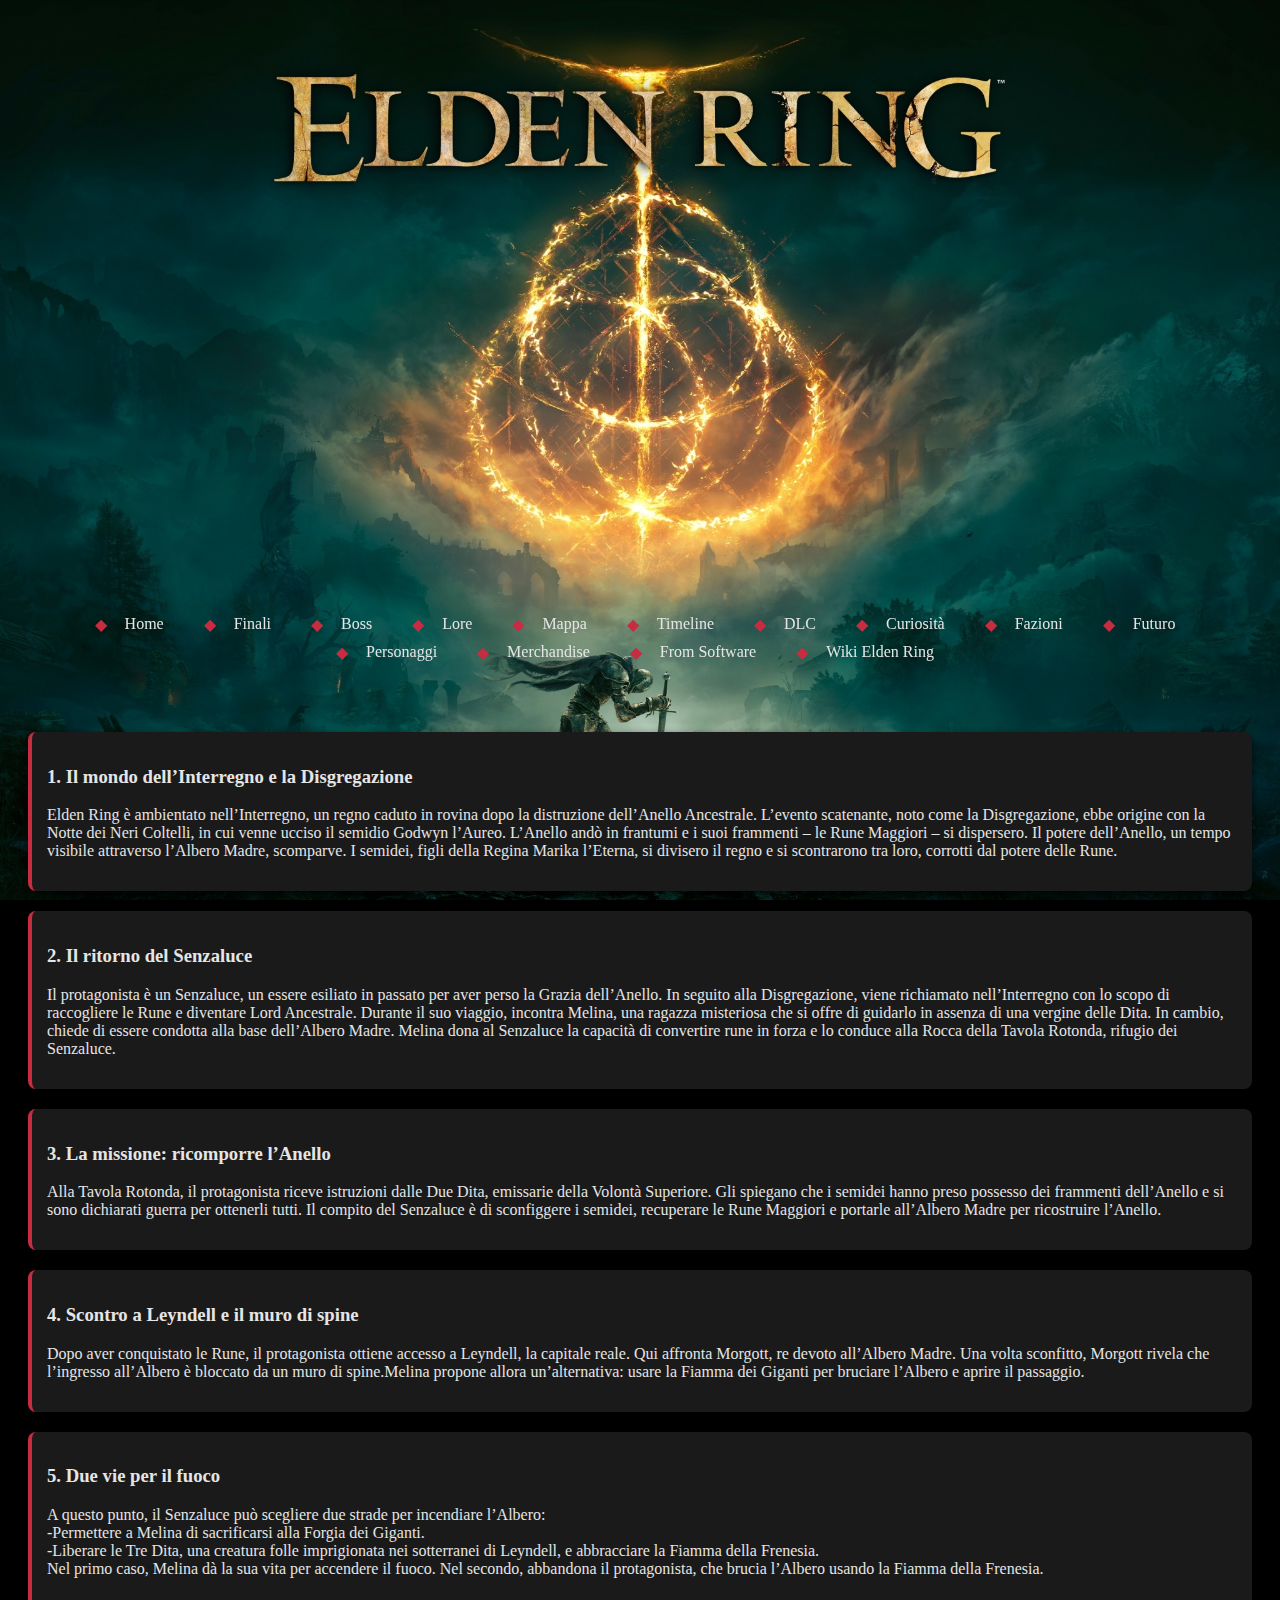
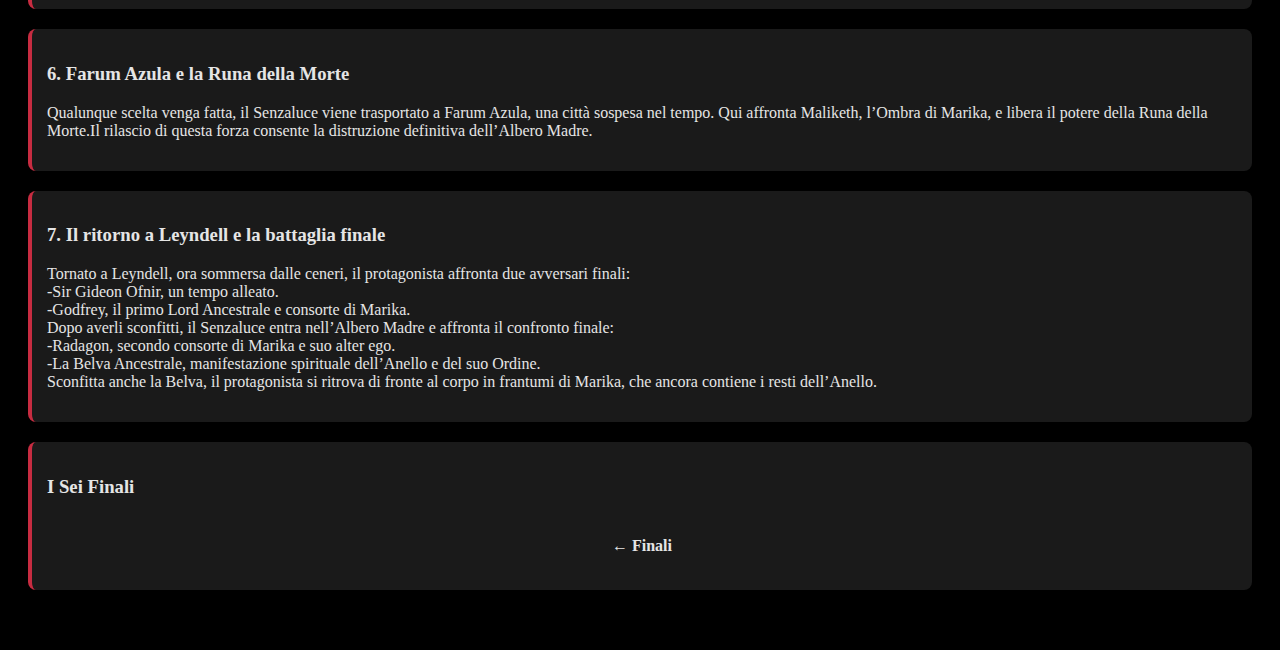
<file: sito web/trama.html>
<!DOCTYPE html>
<html lang="it">
<head>
  <meta charset="UTF-8">
  <title>Elden Ring – Trama</title>
  <link rel="stylesheet" href="css/style.css">
</head>
<body class="banner" style="background-image:url('img/banner.jpg');">
  <header>
  <nav>    
    <ul>
      <li><a href="../index.html">Home</a></li>
      <li><a href="finali.html">Finali</a></li>
      <li><a href="boss.html">Boss</a></li>
      <li><a href="lore.html">Lore</a></li>
      <li><a href="mappa.html">Mappa</a></li>
      <li><a href="timeline.html">Timeline</a></li>
      <li><a href="https://eldenring.wiki.fextralife.com/DLC"target="_blank">DLC</a></li>
      <li><a href="curiosita.html">Curiosità</a></li>
      <li><a href="fazioni.html">Fazioni</a></li>
      <li><a href="futuro.html">Futuro</a></li>
      <li><a href="personaggi.html">Personaggi</a></li>
      <li><a href="https://www.bandainamcoent.eu/elden-ring" target="_blank">Merchandise</a></li>
      <li><a href="https://www.fromsoftware.jp/ww/" target="_blank">From Software</a></li>
      <li><a href="https://eldenring.fandom.com/wiki/Elden_Ring_Wiki" target="_blank">Wiki Elden Ring</a></li>
    </ul>
  </nav>

  <section class="fazioni-section">
    <div class="card">
      <div class="card-content">
        <h3>1. Il mondo dell’Interregno e la Disgregazione</h3>
        <p>Elden Ring è ambientato nell’Interregno, un regno caduto in rovina dopo la distruzione dell’Anello Ancestrale. L’evento scatenante, noto come la Disgregazione, ebbe origine con la Notte dei Neri Coltelli, in cui venne ucciso il semidio Godwyn l’Aureo. L’Anello andò in frantumi e i suoi frammenti – le Rune Maggiori – si dispersero. Il potere dell’Anello, un tempo visibile attraverso l’Albero Madre, scomparve. I semidei, figli della Regina Marika l’Eterna, si divisero il regno e si scontrarono tra loro, corrotti dal potere delle Rune.</p>
      </div>
    </div>
    <div class="card">
      <div class="card-content">
        <h3>2. Il ritorno del Senzaluce</h3>
        <p>Il protagonista è un Senzaluce, un essere esiliato in passato per aver perso la Grazia dell’Anello. In seguito alla Disgregazione, viene richiamato nell’Interregno con lo scopo di raccogliere le Rune e diventare Lord Ancestrale. Durante il suo viaggio, incontra Melina, una ragazza misteriosa che si offre di guidarlo in assenza di una vergine delle Dita. In cambio, chiede di essere condotta alla base dell’Albero Madre. Melina dona al Senzaluce la capacità di convertire rune in forza e lo conduce alla Rocca della Tavola Rotonda, rifugio dei Senzaluce.</p>
      </div>
    </div>
    <div class="card">
      <div class="card-content">
        <h3>3. La missione: ricomporre l’Anello</h3>
        <p>Alla Tavola Rotonda, il protagonista riceve istruzioni dalle Due Dita, emissarie della Volontà Superiore. Gli spiegano che i semidei hanno preso possesso dei frammenti dell’Anello e si sono dichiarati guerra per ottenerli tutti. Il compito del Senzaluce è di sconfiggere i semidei, recuperare le Rune Maggiori e portarle all’Albero Madre per ricostruire l’Anello.</p>
      </div>
    </div>
    <div class="card">
      <div class="card-content">
        <h3>4. Scontro a Leyndell e il muro di spine</h3>
        <p>Dopo aver conquistato le Rune, il protagonista ottiene accesso a Leyndell, la capitale reale. Qui affronta Morgott, re devoto all’Albero Madre. Una volta sconfitto, Morgott rivela che l’ingresso all’Albero è bloccato da un muro di spine.Melina propone allora un’alternativa: usare la Fiamma dei Giganti per bruciare l’Albero e aprire il passaggio.</p>
      </div>
    </div>
    <div class="card">
      <div class="card-content">
        <h3>5. Due vie per il fuoco</h3>
        <p>A questo punto, il Senzaluce può scegliere due strade per incendiare l’Albero:<br>-Permettere a Melina di sacrificarsi alla Forgia dei Giganti.<br>-Liberare le Tre Dita, una creatura folle imprigionata nei sotterranei di Leyndell, e abbracciare la Fiamma della Frenesia.<br>Nel primo caso, Melina dà la sua vita per accendere il fuoco. Nel secondo, abbandona il protagonista, che brucia l’Albero usando la Fiamma della Frenesia.</p>
      </div>
    </div>
    <div class="card">
      <div class="card-content">
        <h3>6. Farum Azula e la Runa della Morte</h3>
        <p>Qualunque scelta venga fatta, il Senzaluce viene trasportato a Farum Azula, una città sospesa nel tempo. Qui affronta Maliketh, l’Ombra di Marika, e libera il potere della Runa della Morte.Il rilascio di questa forza consente la distruzione definitiva dell’Albero Madre.</p>
      </div>
    </div>
    <div class="card">
      <div class="card-content">
        <h3>7. Il ritorno a Leyndell e la battaglia finale</h3>
        <p>Tornato a Leyndell, ora sommersa dalle ceneri, il protagonista affronta due avversari finali:<br>-Sir Gideon Ofnir, un tempo alleato.<br>-Godfrey, il primo Lord Ancestrale e consorte di Marika.<br>Dopo averli sconfitti, il Senzaluce entra nell’Albero Madre e affronta il confronto finale:<br>-Radagon, secondo consorte di Marika e suo alter ego.<br>-La Belva Ancestrale, manifestazione spirituale dell’Anello e del suo Ordine.<br>Sconfitta anche la Belva, il protagonista si ritrova di fronte al corpo in frantumi di Marika, che ancora contiene i resti dell’Anello.</p>
      </div>
    </div>
    <div class="card">
      <div class="card-content">
        <h3>I Sei Finali</h3>
        <footer>
          <a href="finali.html">← Finali</a>
        </footer>
      </div>
    </div>
  </section>
  </header>
</body>
</html>
</file>
<file: sito web/css/style.css>
:root {
  --bg-color: #000;
  --text-color: #e5e5e5;
  --accent-color: #c72c41;
  --overlay: rgba(0, 0, 0, 0);
  --font-main: 'Cinzel', serif;
}

body {
  font-family: var(--font-main);
  background-color: var(--bg-color);
  color: var(--text-color);
}

/* Banner con immagine di sfondo e overlay trasparente */
.banner {
  background-size: cover;
  background-position: center;
  height: 60vh;
  position: relative;
  background-attachment: fixed;
}
.banner::before {
  content: '';
  position: absolute;
  inset: 0;
  background: var(--overlay);
  z-index: 0;
}
.banner h1 {
  display: none; /* Nasconde il titolo "Elden Ring" */
  position: relative;
  z-index: 1;
}

/* Navigation - trasparente con effetto vetro */
nav {
  background: rgba(0, 0, 0, 0); /* trasparente */
  position: sticky;
  top: 0;
  z-index: 100;
}
nav ul {
  display: flex;
  flex-wrap: wrap;
  justify-content: center;
  list-style: none;
  padding: 10px;
}
nav ul li {
  margin: 5px 15px;
}
nav ul li a {
  color: var(--text-color);
  text-decoration: none;
  padding: 5px 10px;
  border-radius: 4px;
  transition: background .3s, color .3s;
}
nav ul li a:hover,
nav ul li a.active {
  color: var(--bg-color);
  background: var(--accent-color);
  
}
header {
  margin-top: 600px;   /* sposta verso il basso */

}

/* Sezione Home trasparente per vedere la cover sottostante */
.home-section {
  position: relative;
  z-index: 1;
  background: transparent; /* totalmente trasparente */
  padding: 40px 20px;
  border-radius: 8px;
  color: var(--text-color);
}

/* Sections general */
section {
  padding: 40px 20px;
}
h2 {
  color: var(--accent-color);
  margin-bottom: 10px;
}

/* Card base (Boss, Personaggi, Fazioni) */
.card {
  background: #1a1a1a;
  border-radius: 8px;
  overflow: hidden;
  box-shadow: 0 4px 8px rgba(0,0,0,0.7);
  transition: transform .3s;
  margin-bottom: 20px;
}

.card img {
  width: 100%;
  display: block;
}
.card-content {
  padding: 15px;
}

/* Liste  */
ul {
  list-style: none;
  padding-left: 0;
}
ul li {
  position: relative;
  padding-left: 20px;
  margin-bottom: 8px;
}
ul li::before {
  content: "◆";
  position: absolute;
  left: 0;
  color: var(--accent-color);
}

/* Sezione DLC */
.dlc-section {
  background: #1a1a1a;
  padding: 30px;
  border-radius: 8px;
}
.dlc-section h2 {
  margin-top: 0;
}

/* Sezione Curiosità */
.curiosita-section ul {
  columns: 2;
  column-gap: 40px;
}

/* Sezione Fazioni */
.fazioni-section .card {
  border-left: 4px solid var(--accent-color);
}

/* Sezione Futuro */
.futuro-section {
  background-image: url('img/banner.jpg');
  background-position: center;
  position: relative;
  color: var(--text-color);
  padding: 60px 20px;
  border-radius: 8px;
}
.futuro-section::before {
  content: '';
  position: absolute;
  inset: 0;
  background: var(--overlay);
}
.futuro-section > * {
  position: relative;
  z-index: 1;
}

/* Sezione Personaggi */
.personaggi-grid {
  display: grid;
  grid-template-columns: repeat(auto-fit, minmax(200px, 1fr));
  gap: 20px;
}
.personaggi-grid .card {
  background: #222;
}

/* Timeline */
.timeline {
  position: relative;
  padding: 20px 0;
}
.timeline::before {
  content: '';
  position: absolute;
  left: 50%;
  width: 2px;
  height: 100%;
  background: var(--accent-color);
}
.timeline-item {
  width: 45%;
  padding: 20px;
  position: relative;
  background: #1a1a1a;
  border-radius: 8px;
  margin-bottom: 20px;
}
.timeline-item:nth-child(odd) {
  left: 0;
}
.timeline-item:nth-child(even) {
  left: 55%;
}
.map-link {
  display: inline-block;
  background-color: #c72c41;
  color: #e5e5e5;
  text-decoration: none;
  padding: 10px 20px;
  border-radius: 5px;
  margin-top: 20px;
  font-size: 18px;
  transition: background-color 0.3s;
}


/* Mappa Section */
.mappa-section {
  background-color: rgb(0, 0, 0);
  padding: 40px 20px;
  color: #e5e5e5;
}

.mappa-section h2 {
  color: #c72c41;
  text-align: center;
  margin-bottom: 30px;
  font-size: 3rem; /* Aumentato per maggiore visibilità */
  font-weight: 700; /* Grassetto */
}

.mappa-section .card-link {
  background-color: #c72c41;
  color: #fff;
  padding: 20px 40px;
  border-radius: 5px;
  text-decoration: none;
  font-weight: bold;
  transition: background-color 0.3s;
  margin-top: 15px;
  display: inline-block;
}
.mappa-section p {
  font-size: 1.5rem; /* Ingrandito il testo */
  color: #fff; /* Colore bianco */
  text-align: center; /* Centrato orizzontalmente */
  margin-top: 20px; /* Distanza sopra il paragrafo */
  margin-bottom: 30px; /* Distanza sotto il paragrafo */
}

.mappa-section {
  text-align: center; /* Aggiunto per centrare tutto il contenuto dentro la sezione */
}

.mappa-section a {
  font-size: 1.2rem; /* Ingrandito il link */
  color: #fff; /* Colore bianco */
  text-decoration: none; /* Rimuove la sottolineatura */
  background-color: #c72c41; /* Rosso per il bottone */
  padding: 10px 20px; /* Distanza interna del link */
  border-radius: 5px; /* Angoli arrotondati */
  display: inline-block; /* In-line block per centrare il tasto */
  margin: 20px auto; /* Centra il pulsante con il margine */
  transition: background-color 0.3s; /* Aggiungi l'effetto hover */
}

.mappa-section a:hover {
  background-color: #a7282b; /* Cambia colore quando si passa sopra */
}

.mappa-section .card-link:hover {
  background-color: #a7282b;
  color: #fff;
}




/* Footer & Torna alla Home */
footer {
  text-align: center;
  padding: 20px;
}
footer a {
  color: var(--text-color);
  text-decoration: none;
  font-weight: bold;
  transition: color .3s;
}
footer a:hover {
  color: var(--accent-color);
}
</file>
